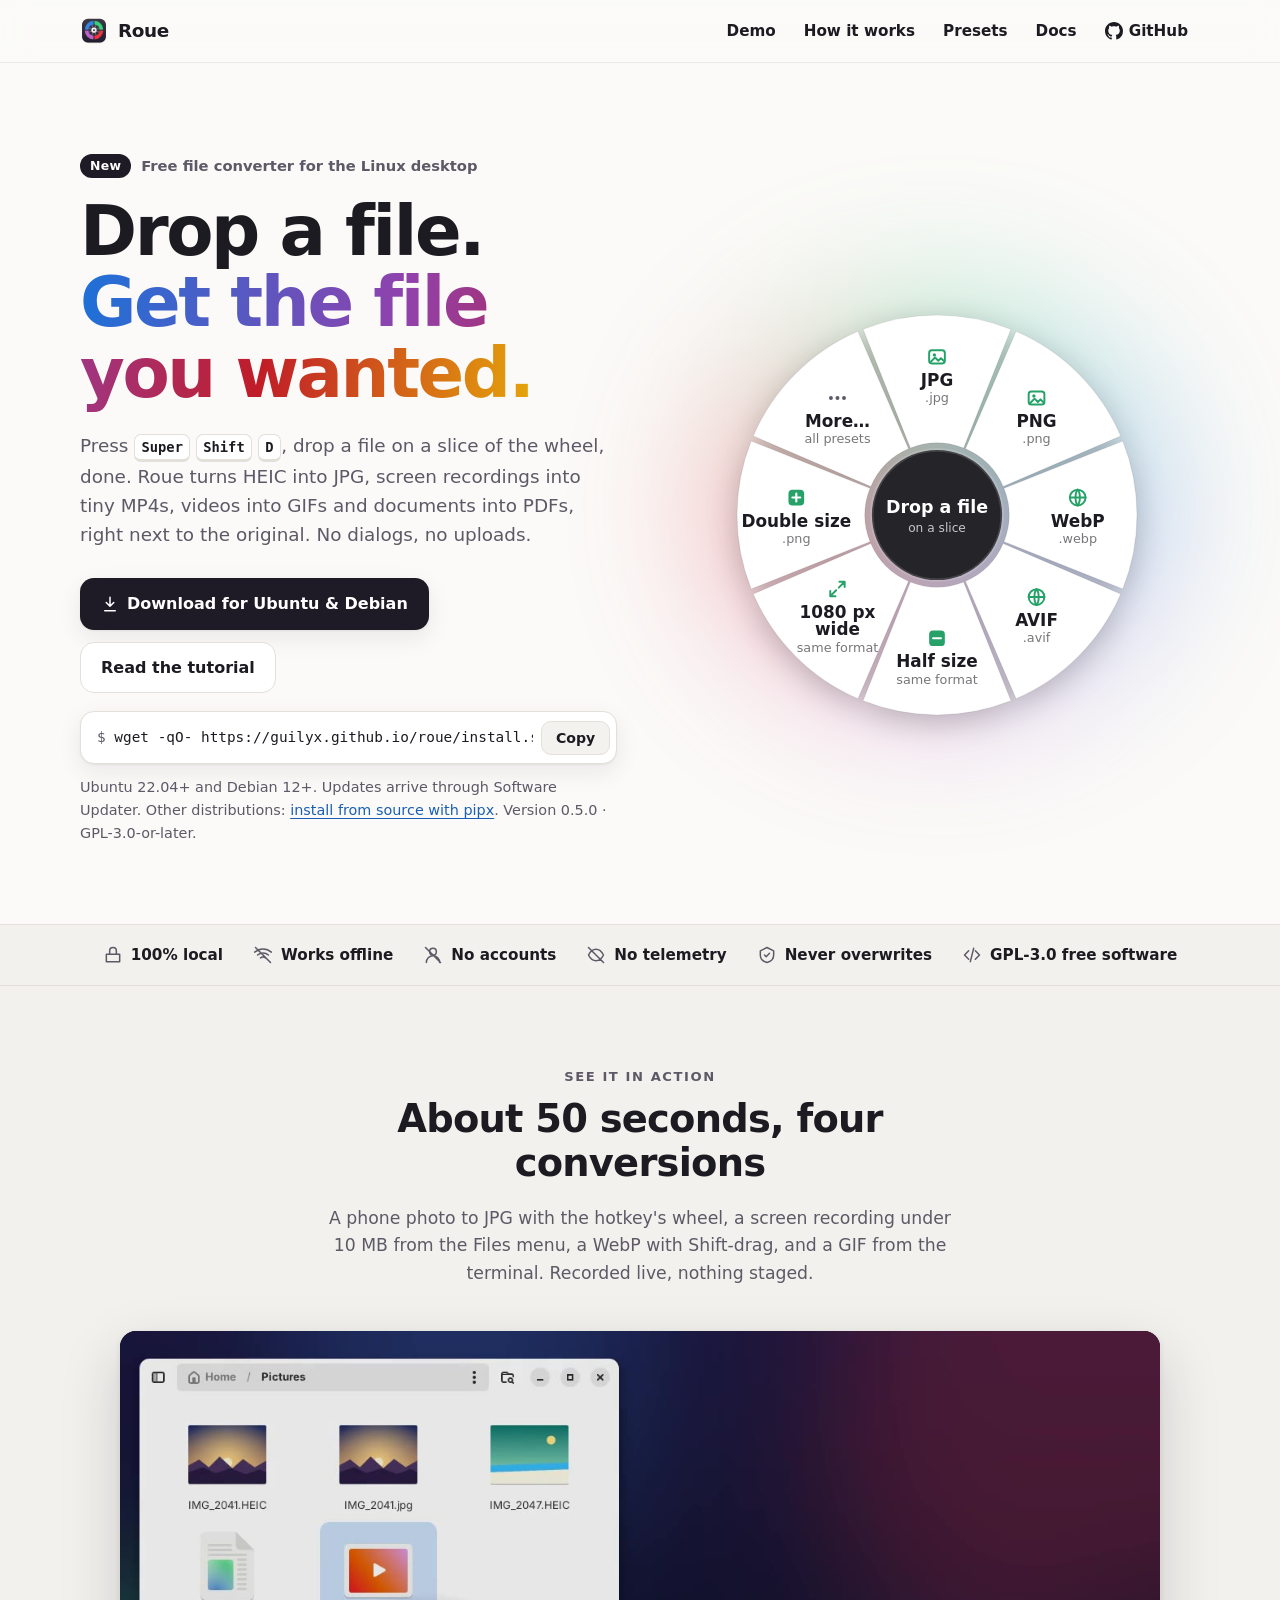
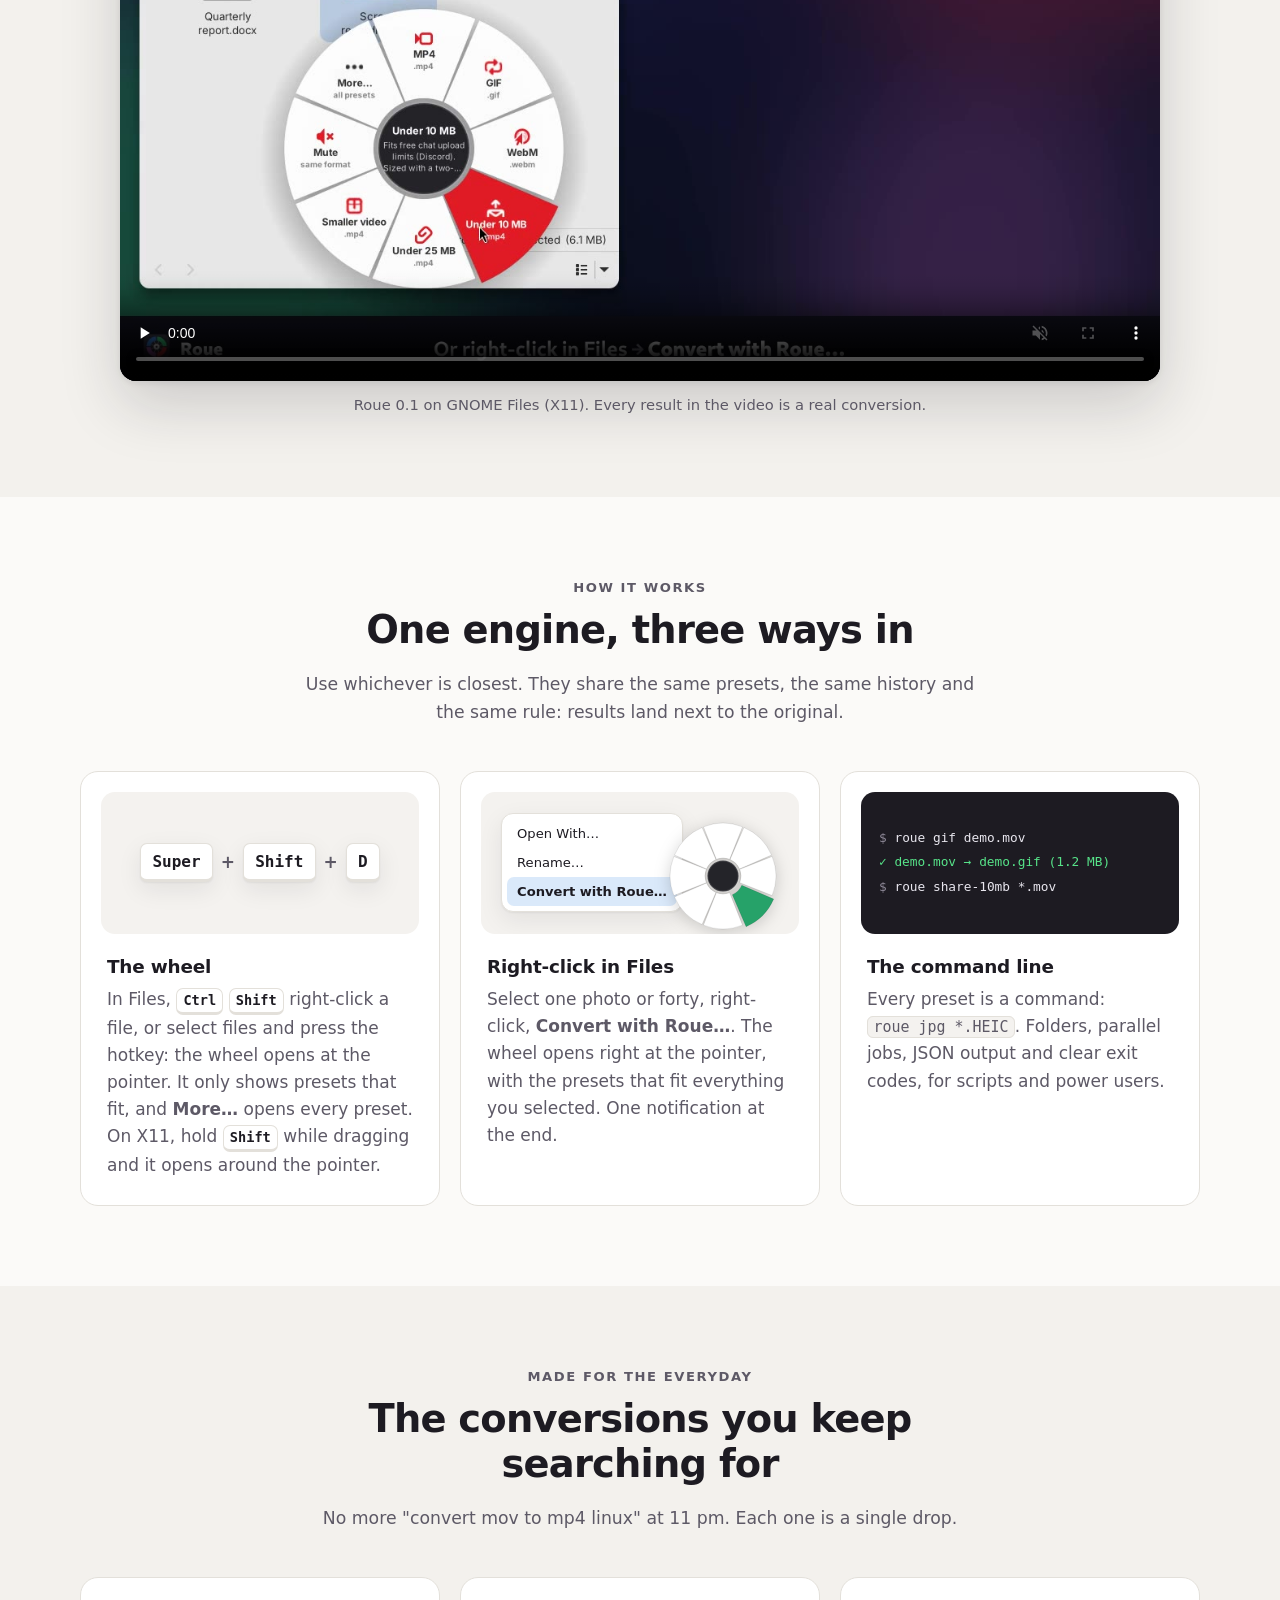
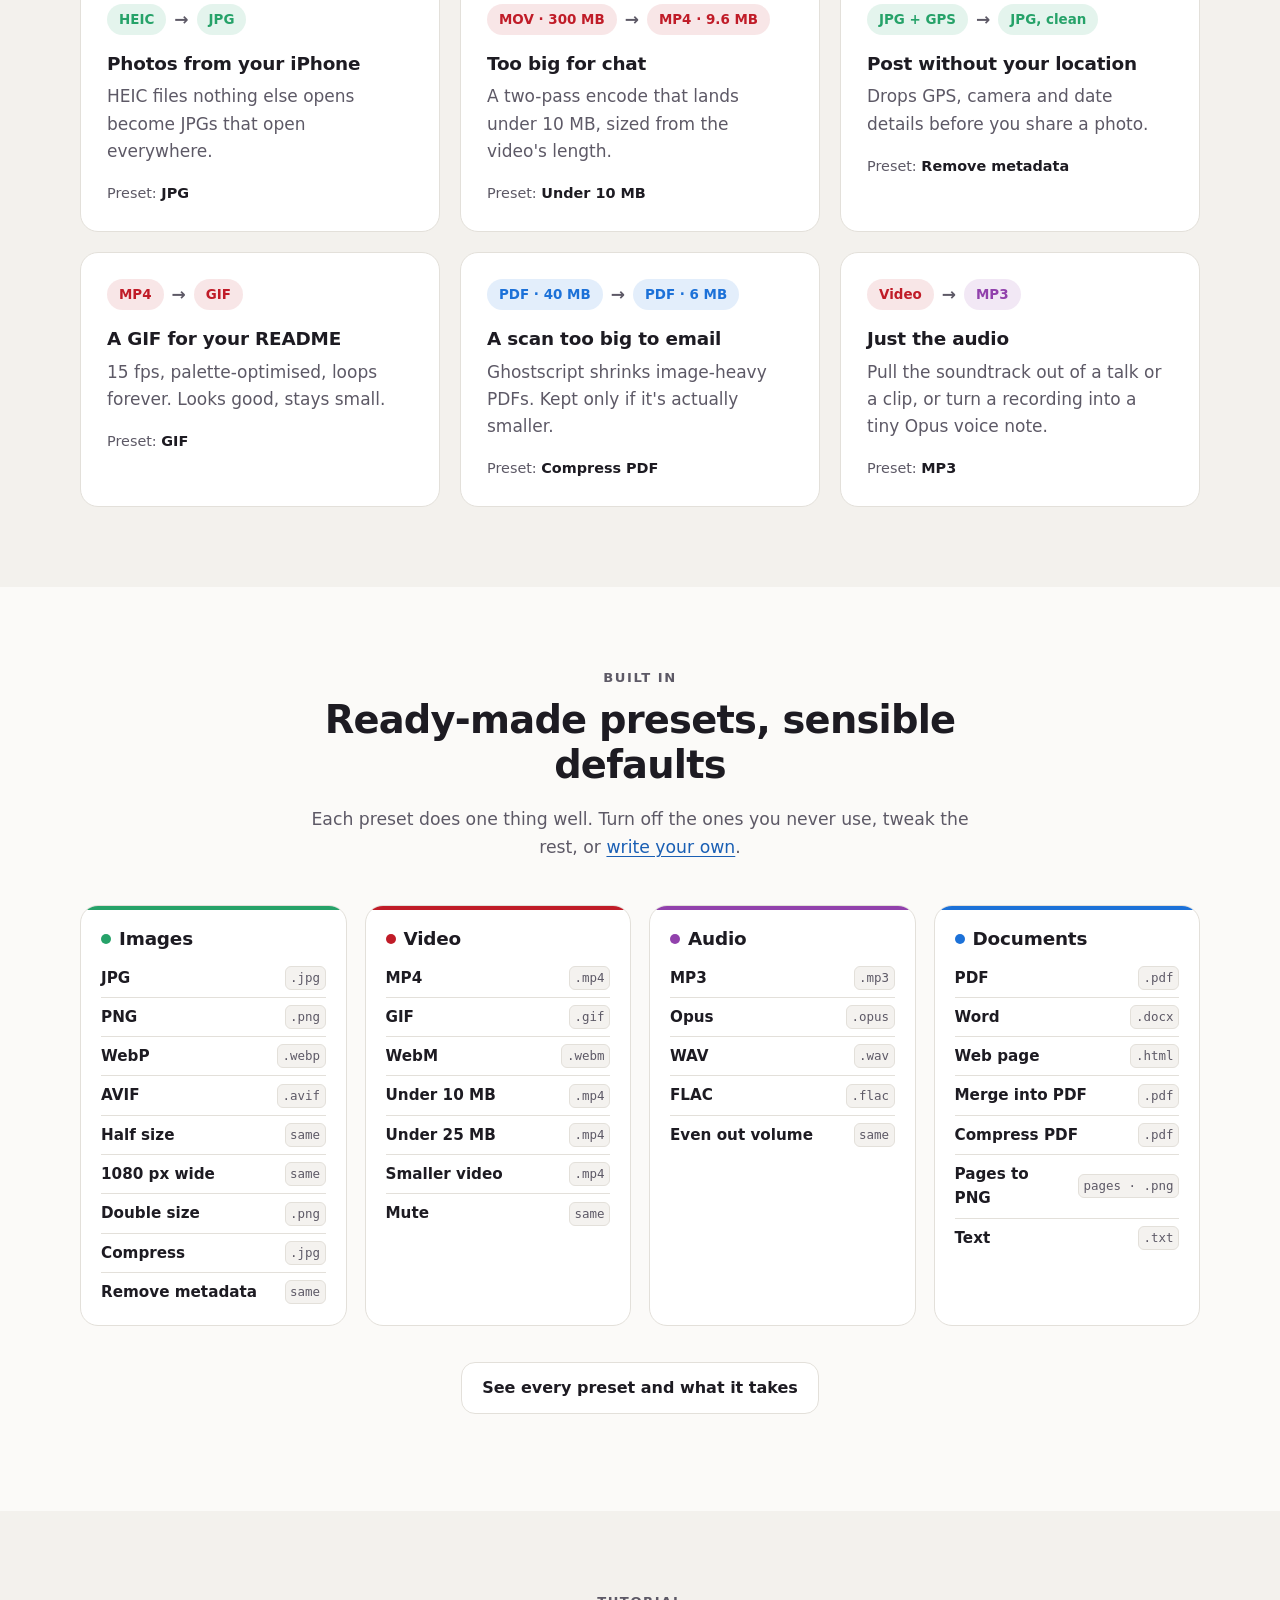
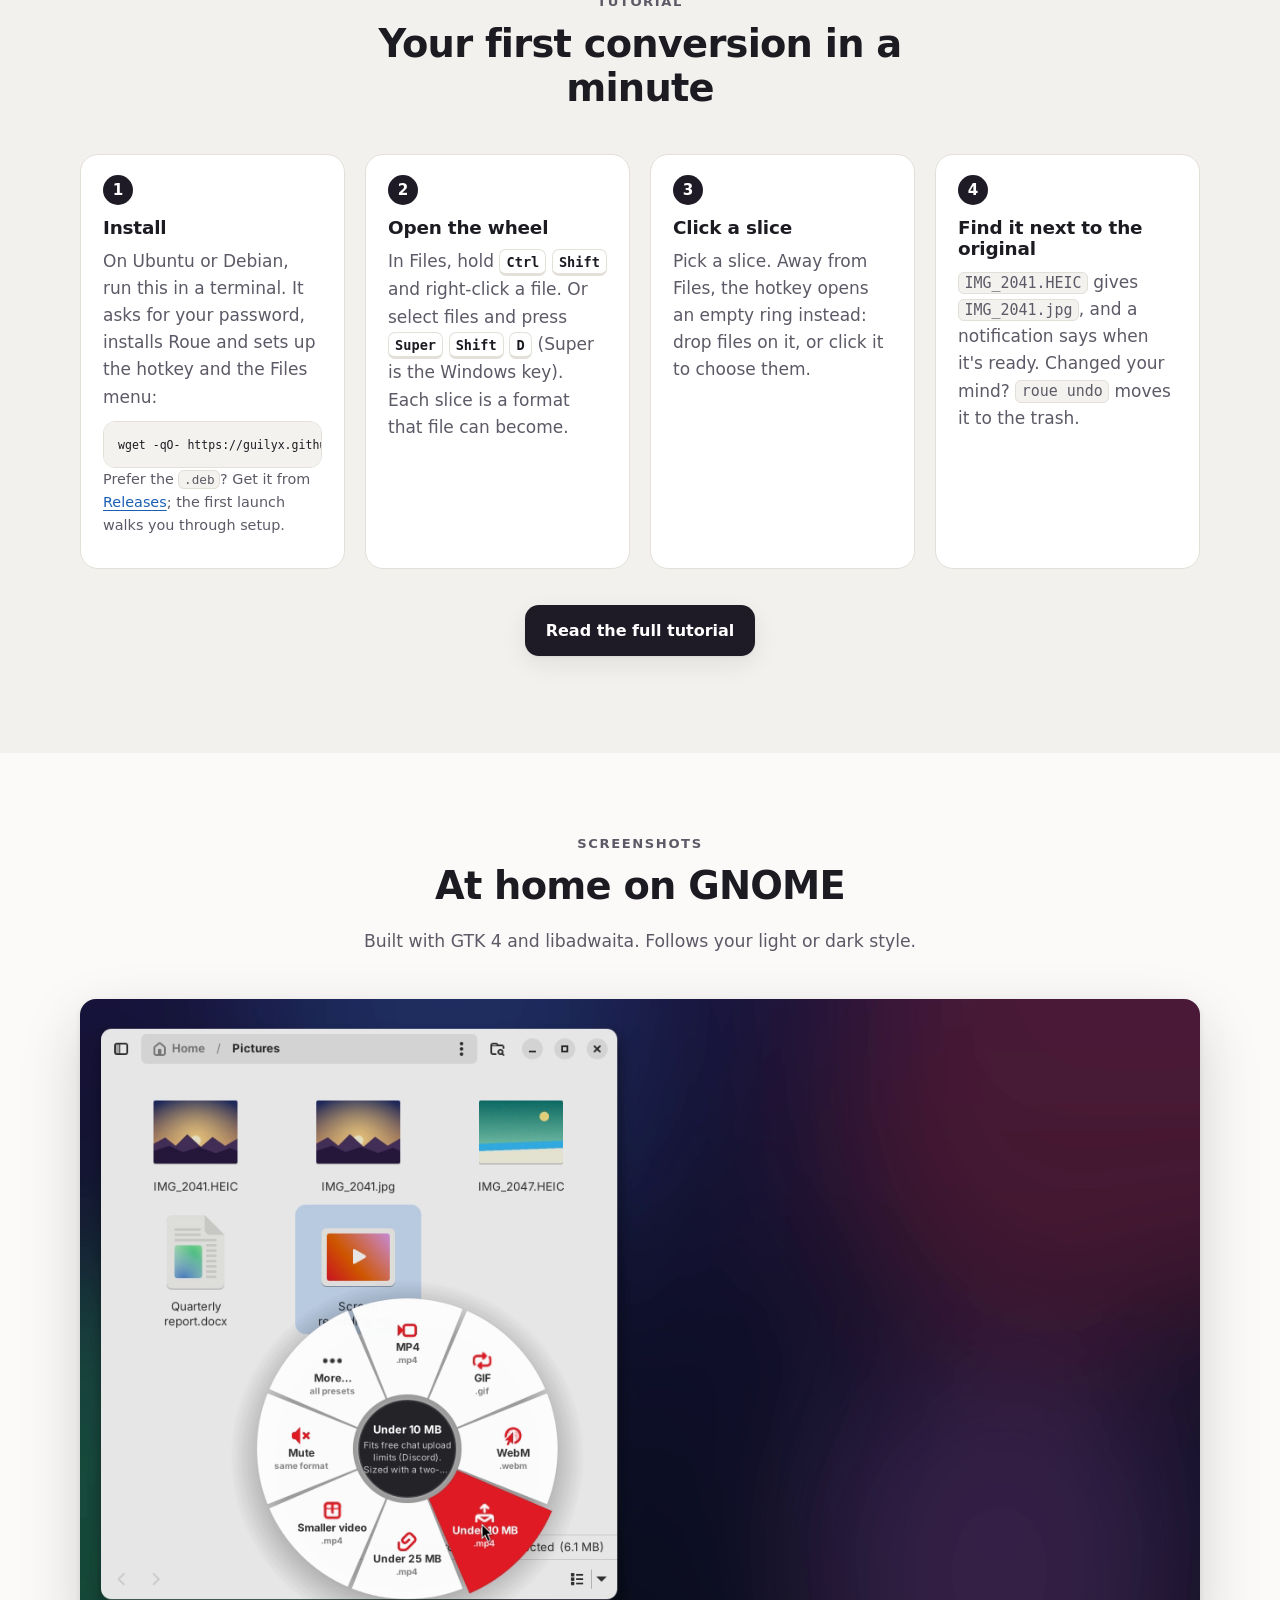
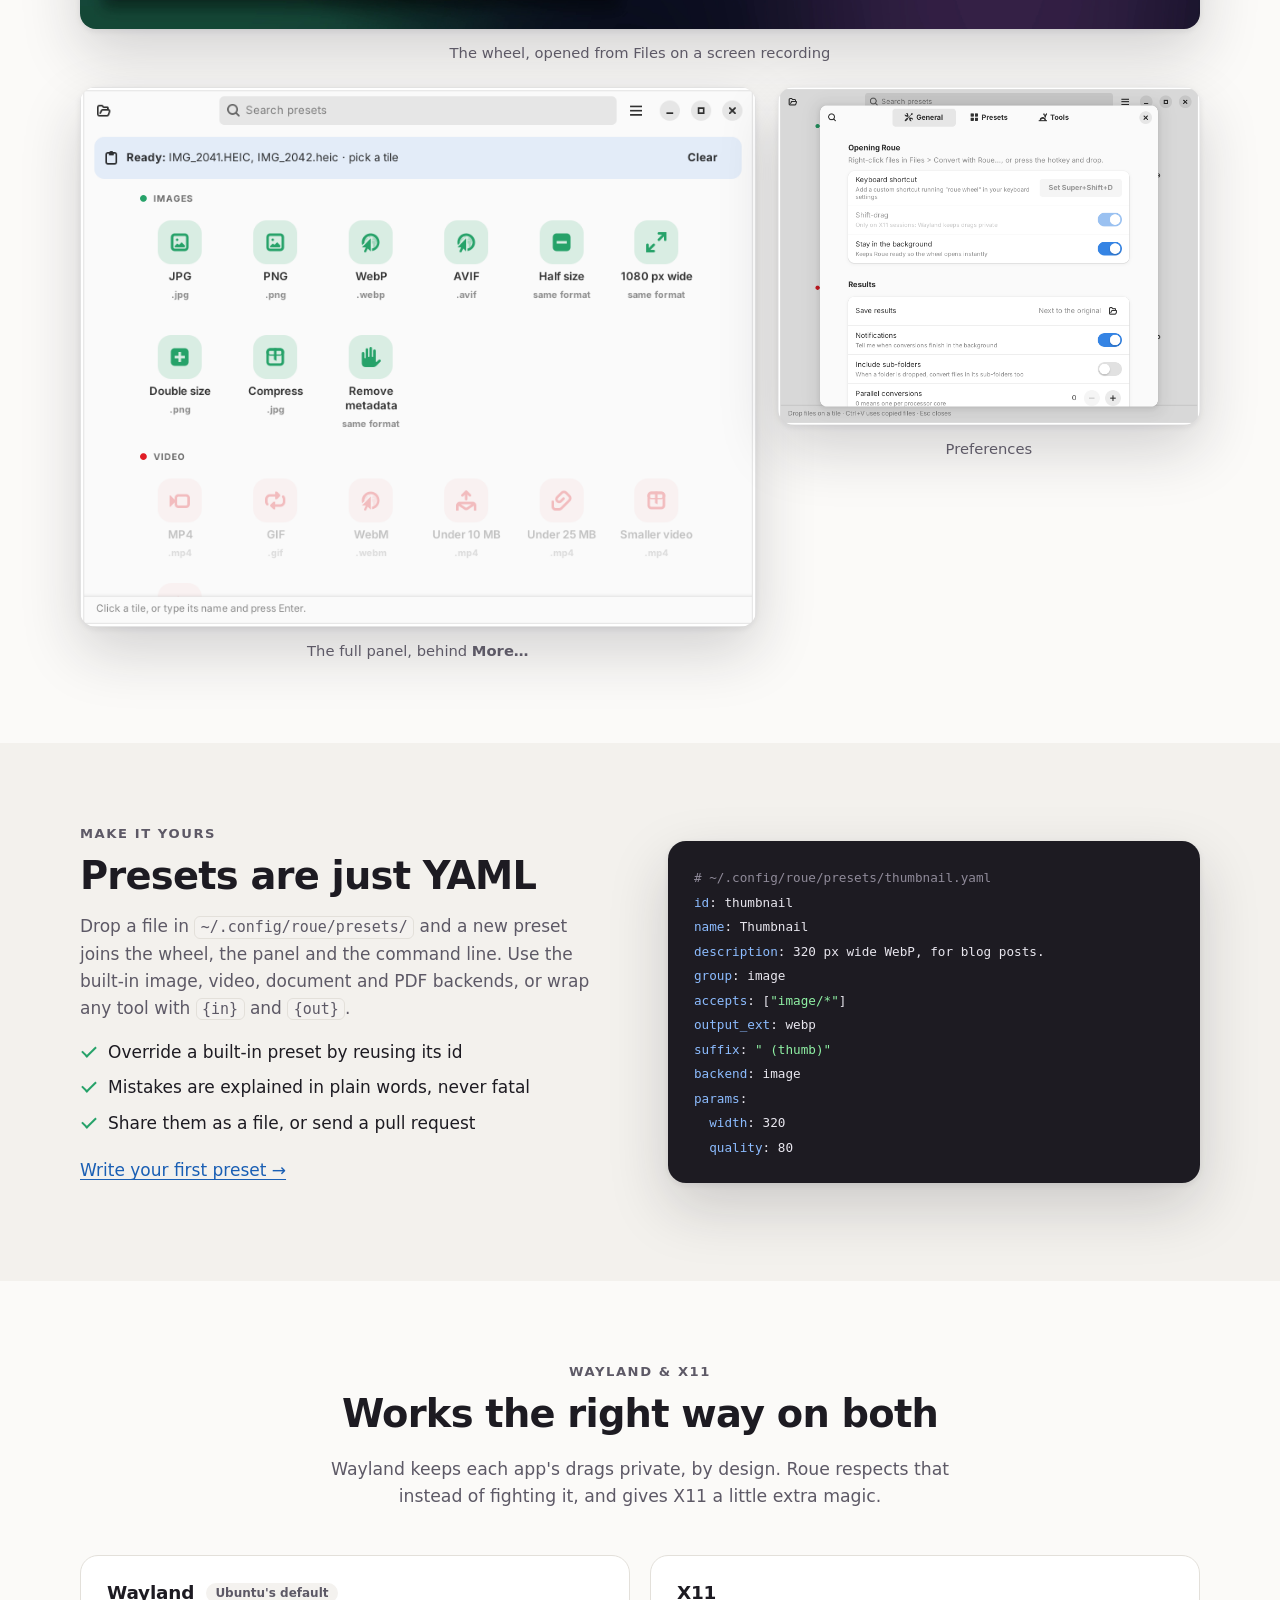
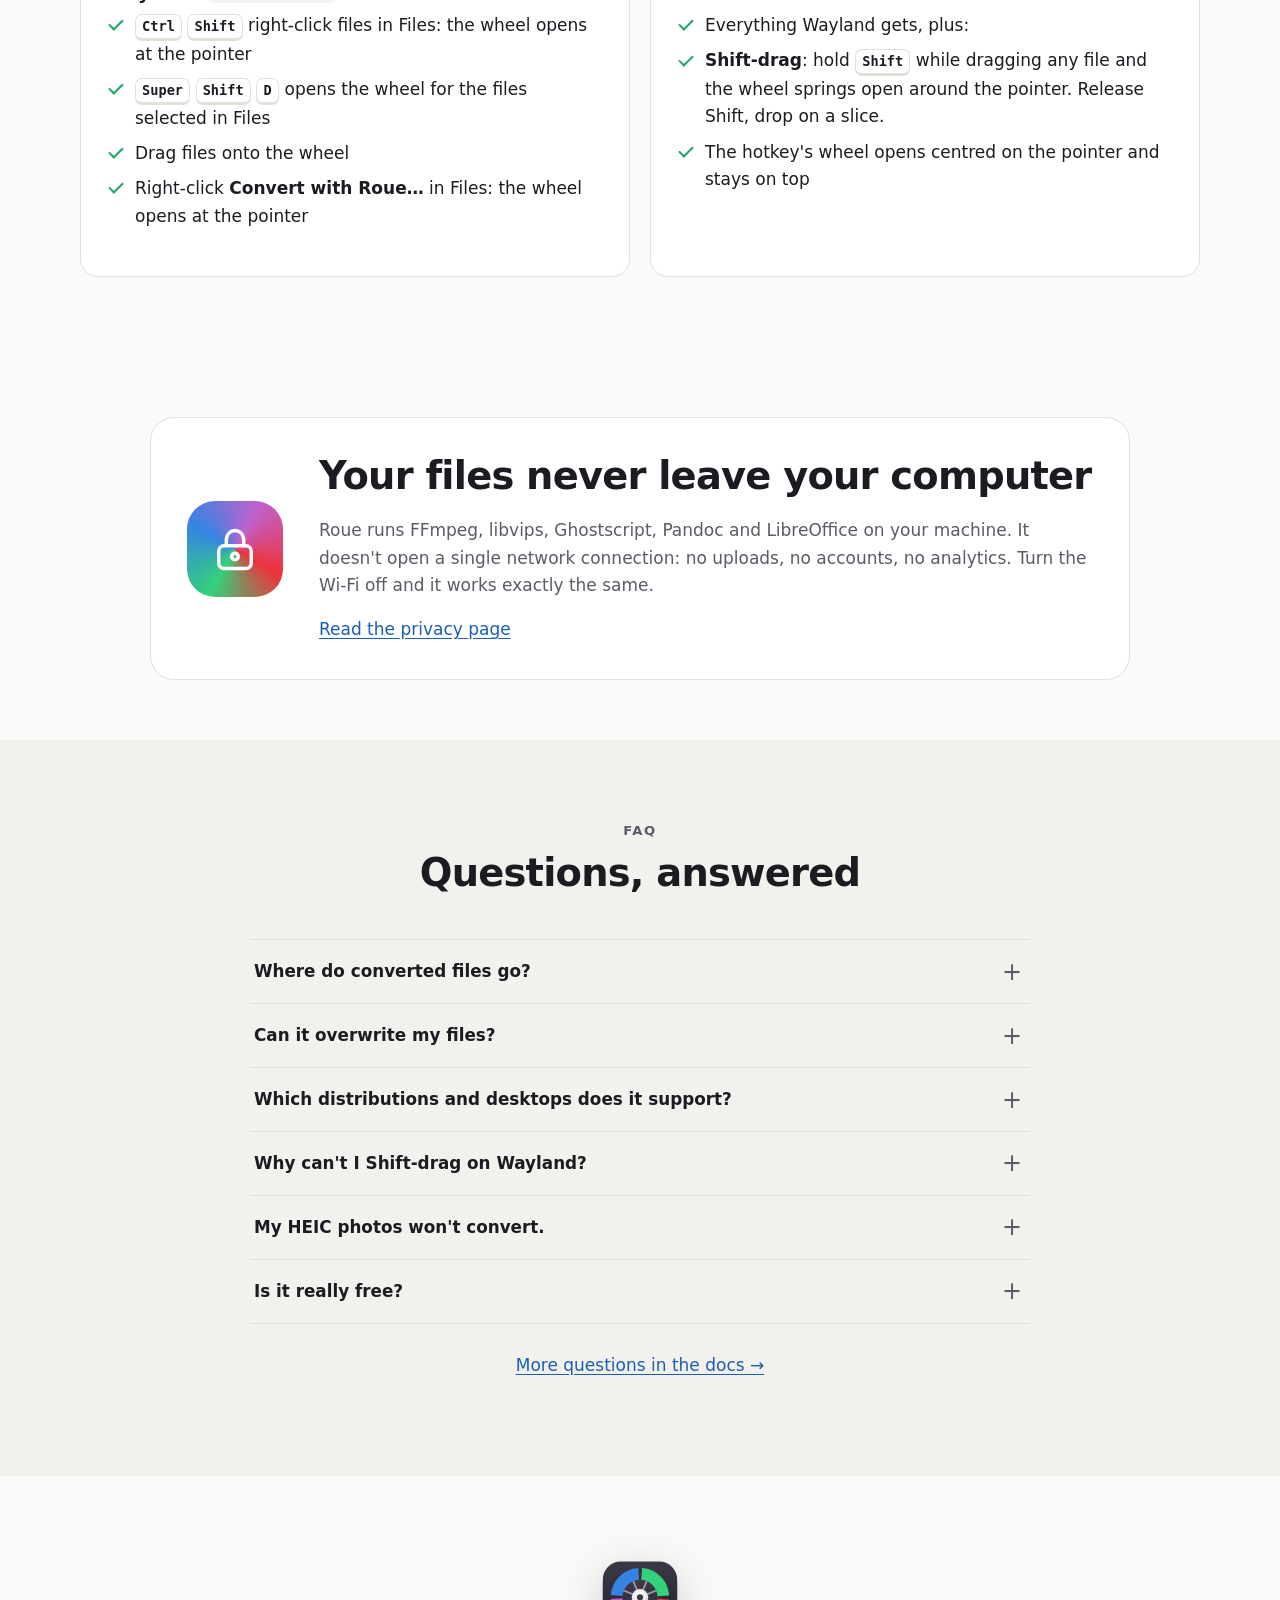
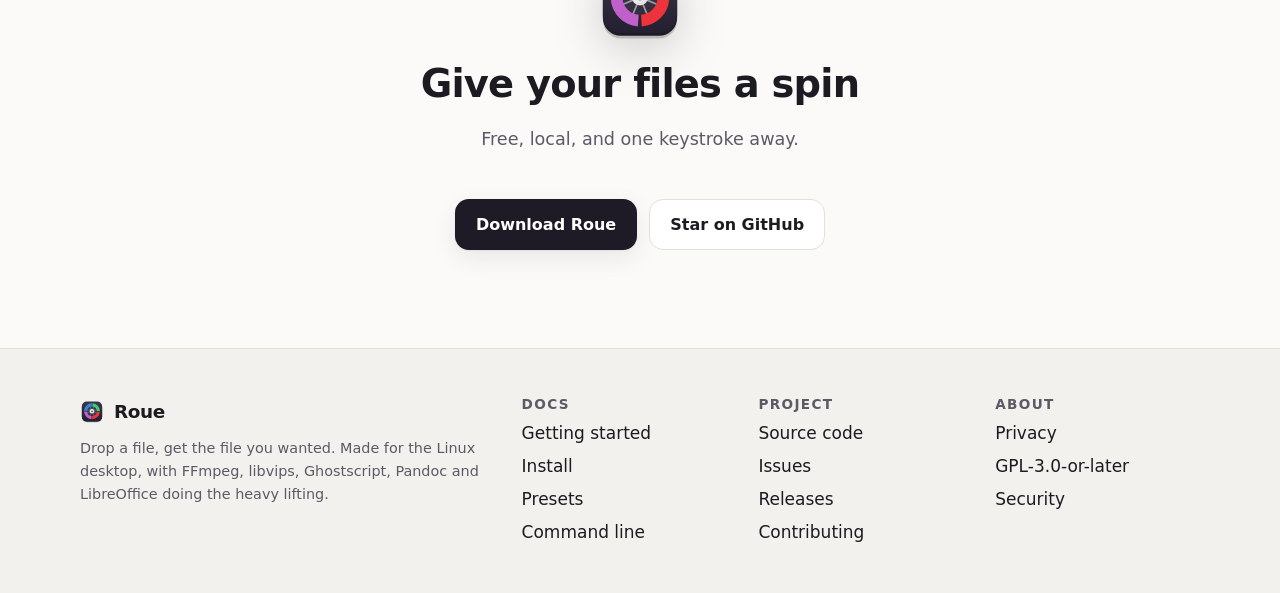
<file: website/index.html>
<!doctype html>
<html lang="en">
<head>
  <meta charset="utf-8">
  <meta name="viewport" content="width=device-width, initial-scale=1">
  <title>Roue · Drop a file, get the file you wanted</title>
  <meta name="description" content="Roue is a free drag-and-drop file converter for Linux. Press a key, drop a file on a slice of the wheel, get a JPG, MP4, GIF, MP3 or PDF next to the original. 100% local, no uploads.">
  <link rel="canonical" href="https://guilyx.github.io/roue/">
  <meta property="og:type" content="website">
  <meta property="og:site_name" content="Roue">
  <meta property="og:title" content="Roue · Drop a file, get the file you wanted">
  <meta property="og:description" content="A tiny drag-and-drop file converter for the Linux desktop. HEIC to JPG, video under 10 MB, GIFs, PDFs. Local only, no uploads, free software.">
  <meta property="og:url" content="https://guilyx.github.io/roue/">
  <meta property="og:image" content="https://guilyx.github.io/roue/assets/icon-512.png">
  <meta name="twitter:card" content="summary">
  <meta name="theme-color" content="#fbfaf8" media="(prefers-color-scheme: light)">
  <meta name="theme-color" content="#141218" media="(prefers-color-scheme: dark)">
  <link rel="icon" href="assets/icon.svg" type="image/svg+xml">
  <link rel="apple-touch-icon" href="assets/icon-512.png">
  <link rel="stylesheet" href="assets/style.css">
  <script src="assets/site.js" defer></script>
</head>
<body class="home">
  <a class="skip" href="#main">Skip to content</a>

  <header class="site-header">
    <div class="wrap header-row">
      <a class="brand" href="./"><img src="assets/icon.svg" alt="" width="28" height="28"><span>Roue</span></a>
      <nav class="top-nav" aria-label="Site">
        <a href="#demo" class="hide-sm">Demo</a>
        <a href="#ways" class="hide-sm">How it works</a>
        <a href="#presets" class="hide-sm">Presets</a>
        <a href="docs/index.html">Docs</a>
        <a href="https://github.com/guilyx/roue" class="gh">
          <svg viewBox="0 0 16 16" width="18" height="18" aria-hidden="true"><path fill="currentColor" d="M8 0C3.58 0 0 3.58 0 8c0 3.54 2.29 6.53 5.47 7.59.4.07.55-.17.55-.38 0-.19-.01-.82-.01-1.49-2.01.37-2.53-.49-2.69-.94-.09-.23-.48-.94-.82-1.13-.28-.15-.68-.52-.01-.53.63-.01 1.08.58 1.23.82.72 1.21 1.87.87 2.33.66.07-.52.28-.87.51-1.07-1.78-.2-3.64-.89-3.64-3.95 0-.87.31-1.59.82-2.15-.08-.2-.36-1.02.08-2.12 0 0 .67-.21 2.2.82.64-.18 1.32-.27 2-.27.68 0 1.36.09 2 .27 1.53-1.04 2.2-.82 2.2-.82.44 1.1.16 1.92.08 2.12.51.56.82 1.27.82 2.15 0 3.07-1.87 3.75-3.65 3.95.29.25.54.73.54 1.48 0 1.07-.01 1.93-.01 2.2 0 .21.15.46.55.38A8.013 8.013 0 0016 8c0-4.42-3.58-8-8-8z"/></svg>
          <span>GitHub</span>
        </a>
      </nav>
    </div>
  </header>

  <main id="main">
    <!-- Hero -->
    <section class="hero" aria-labelledby="hero-title">
      <div class="wrap hero-grid">
        <div class="hero-copy">
          <p class="eyebrow"><span class="pill">New</span> Free file converter for the Linux desktop</p>
          <h1 id="hero-title">Drop a file.<br><span class="wheel-text">Get the file you wanted.</span></h1>
          <p class="lede">Press <kbd>Super</kbd>&nbsp;<kbd>Shift</kbd>&nbsp;<kbd>D</kbd>, drop a file on a slice of the wheel, done. Roue turns HEIC into JPG, screen recordings into tiny MP4s, videos into GIFs and documents into PDFs, right next to the original. No dialogs, no uploads.</p>
          <div class="cta-row">
            <a class="btn btn-primary" href="https://github.com/guilyx/roue/releases/latest">
              <svg viewBox="0 0 24 24" width="18" height="18" aria-hidden="true"><path fill="none" stroke="currentColor" stroke-width="2" stroke-linecap="round" stroke-linejoin="round" d="M12 3v12m0 0-5-5m5 5 5-5M5 21h14"/></svg>
              Download for Ubuntu &amp; Debian
            </a>
            <a class="btn btn-ghost" href="docs/getting-started.html">Read the tutorial</a>
          </div>
          <div class="install" aria-label="Install command">
            <code id="install-cmd">wget -qO- https://guilyx.github.io/roue/install.sh | sh</code>
            <button class="copy" type="button" data-copy="#install-cmd" hidden>Copy</button>
          </div>
          <p class="small muted">Ubuntu 22.04+ and Debian 12+. Updates arrive through Software Updater. Other distributions: <a href="docs/install.html">install from source with pipx</a>. Version 0.5.0 · GPL-3.0-or-later.</p>
        </div>

        <div class="hero-visual">
          <div class="glow" aria-hidden="true"></div>
          <div class="wheel-demo" role="img" aria-label="Animation: a HEIC photo is dragged onto the JPG slice of the Roue wheel. The slice lights up, the wheel says Converting, then a notification says IMG_2041.jpg is ready.">
            <div class="wd-stage">
            <svg class="wd-wheel" viewBox="-215 -215 430 430" aria-hidden="true">
            <g class="wd-slice wd-target"><path d="M-22.9 -57.6L-63.6 -159.8A172 172 0 0 1 63.6 -159.8L22.9 -57.6A62 62 0 0 0 -22.9 -57.6Z"/><g transform="translate(0.0 -121.0)"><g class="wd-ico" transform="translate(-9 -24) scale(1.125)"><rect x="2" y="3" width="12" height="10" rx="2" class="o"/><circle cx="6" cy="6.5" r="1.3" class="f"/><path d="m3 12 3.5-3.5L9 11l2-2 2 2" class="o"/></g><text class="wd-t" y="10">JPG</text><text class="wd-s" y="24">.jpg</text></g></g>
            <g class="wd-slice"><path d="M24.5 -56.9L68.0 -158.0A172 172 0 0 1 158.0 -68.0L56.9 -24.5A62 62 0 0 0 24.5 -56.9Z"/><g transform="translate(85.6 -85.6)"><g class="wd-ico" transform="translate(-9 -24) scale(1.125)"><rect x="2" y="3" width="12" height="10" rx="2" class="o"/><circle cx="6" cy="6.5" r="1.3" class="f"/><path d="m3 12 3.5-3.5L9 11l2-2 2 2" class="o"/></g><text class="wd-t" y="10">PNG</text><text class="wd-s" y="24">.png</text></g></g>
            <g class="wd-slice"><path d="M57.6 -22.9L159.8 -63.6A172 172 0 0 1 159.8 63.6L57.6 22.9A62 62 0 0 0 57.6 -22.9Z"/><g transform="translate(121.0 0.0)"><g class="wd-ico" transform="translate(-9 -24) scale(1.125)"><circle cx="8" cy="8" r="6" class="o"/><path d="M2 8h12M8 2c-2.2 2.4-2.2 9.6 0 12M8 2c2.2 2.4 2.2 9.6 0 12" class="o"/></g><text class="wd-t" y="10">WebP</text><text class="wd-s" y="24">.webp</text></g></g>
            <g class="wd-slice"><path d="M56.9 24.5L158.0 68.0A172 172 0 0 1 68.0 158.0L24.5 56.9A62 62 0 0 0 56.9 24.5Z"/><g transform="translate(85.6 85.6)"><g class="wd-ico" transform="translate(-9 -24) scale(1.125)"><circle cx="8" cy="8" r="6" class="o"/><path d="M2 8h12M8 2c-2.2 2.4-2.2 9.6 0 12M8 2c2.2 2.4 2.2 9.6 0 12" class="o"/></g><text class="wd-t" y="10">AVIF</text><text class="wd-s" y="24">.avif</text></g></g>
            <g class="wd-slice"><path d="M22.9 57.6L63.6 159.8A172 172 0 0 1 -63.6 159.8L-22.9 57.6A62 62 0 0 0 22.9 57.6Z"/><g transform="translate(0.0 121.0)"><g class="wd-ico" transform="translate(-9 -24) scale(1.125)"><rect x="2" y="2" width="12" height="12" rx="3" class="f"/><path d="M5 8h6" class="k"/></g><text class="wd-t" y="10">Half size</text><text class="wd-s" y="24">same format</text></g></g>
            <g class="wd-slice"><path d="M-24.5 56.9L-68.0 158.0A172 172 0 0 1 -158.0 68.0L-56.9 24.5A62 62 0 0 0 -24.5 56.9Z"/><g transform="translate(-85.6 85.6)"><g class="wd-ico" transform="translate(-9 -31) scale(1.125)"><path d="M9.5 2.5H13.5V6.5M13.5 2.5 9 7M6.5 13.5H2.5V9.5M2.5 13.5 7 9" class="o"/></g><text class="wd-t" y="3">1080 px</text><text class="wd-t" y="18">wide</text><text class="wd-s" y="32">same format</text></g></g>
            <g class="wd-slice"><path d="M-57.6 22.9L-159.8 63.6A172 172 0 0 1 -159.8 -63.6L-57.6 -22.9A62 62 0 0 0 -57.6 22.9Z"/><g transform="translate(-121.0 0.0)"><g class="wd-ico" transform="translate(-9 -24) scale(1.125)"><rect x="2" y="2" width="12" height="12" rx="3" class="f"/><path d="M5 8h6M8 5v6" class="k"/></g><text class="wd-t" y="10">Double size</text><text class="wd-s" y="24">.png</text></g></g>
            <g class="wd-slice wd-more"><path d="M-56.9 -24.5L-158.0 -68.0A172 172 0 0 1 -68.0 -158.0L-24.5 -56.9A62 62 0 0 0 -56.9 -24.5Z"/><g transform="translate(-85.6 -85.6)"><g class="wd-ico" transform="translate(-9 -24) scale(1.125)"><circle cx="3" cy="8" r="1.5" class="f"/><circle cx="8" cy="8" r="1.5" class="f"/><circle cx="13" cy="8" r="1.5" class="f"/></g><text class="wd-t" y="10">More…</text><text class="wd-s" y="24">all presets</text></g></g>
            <circle class="wd-hub" r="56"/>
            <g class="wd-hub-text wd-idle"><text class="wd-ht" y="-2">Drop a file</text><text class="wd-hs" y="15">on a slice</text></g>
            <g class="wd-hub-text wd-hover"><text class="wd-ht" y="-8">JPG</text><text class="wd-hs" y="9">Photos that open</text><text class="wd-hs" y="22">everywhere</text></g>
            <g class="wd-hub-text wd-done"><circle cx="0" cy="-10" r="15" class="wd-ok"/><path d="m-7 -10 5 5 9-10" class="wd-tick"/><text class="wd-hs" y="21">Converting…</text></g>
            </svg>
            </div>
            <div class="wd-file">
              <span class="fic heic">HEIC</span><span class="fname">IMG_2041.HEIC</span>
              <svg class="cursor" viewBox="0 0 16 20" aria-hidden="true"><path d="M1 1v15l4-3.5 2.7 6 2.3-1-2.6-5.8H13z" fill="#fff" stroke="#1d1b22" stroke-width="1.3" stroke-linejoin="round"/></svg>
            </div>
            <div class="wd-note">
              <img src="assets/icon.svg" alt="" width="40" height="40">
              <span class="wd-note-text"><b>IMG_2041.jpg is ready</b><span class="wd-note-buttons"><span>Open</span><span>Show in Folder</span></span></span>
            </div>
          </div>
        </div>
      </div>
    </section>

    <!-- Trust strip -->
    <section class="strip" aria-label="Promises">
      <ul class="wrap strip-list" role="list">
        <li><svg viewBox="0 0 24 24" aria-hidden="true"><path d="M4 11h16v9H4zM8 11V7a4 4 0 0 1 8 0v4"/></svg>100% local</li>
        <li><svg viewBox="0 0 24 24" aria-hidden="true"><path d="M2 8.5a15 15 0 0 1 20 0M5.5 12a10 10 0 0 1 13 0M9 15.5a5 5 0 0 1 6 0M3 3l18 18"/></svg>Works offline</li>
        <li><svg viewBox="0 0 24 24" aria-hidden="true"><circle cx="12" cy="8" r="4"/><path d="M4 21a8 8 0 0 1 16 0M3 3l18 18"/></svg>No accounts</li>
        <li><svg viewBox="0 0 24 24" aria-hidden="true"><path d="M3 12s3.5-7 9-7 9 7 9 7-3.5 7-9 7-9-7-9-7zM3 3l18 18"/></svg>No telemetry</li>
        <li><svg viewBox="0 0 24 24" aria-hidden="true"><path d="M12 3 4 7v5c0 5 3.5 8 8 9 4.5-1 8-4 8-9V7z"/><path d="m9 12 2 2 4-4"/></svg>Never overwrites</li>
        <li><svg viewBox="0 0 24 24" aria-hidden="true"><path d="m8 7-5 5 5 5M16 7l5 5-5 5M14 4l-4 16"/></svg>GPL-3.0 free software</li>
      </ul>
    </section>

    <!-- Demo video -->
    <section id="demo" class="section alt" aria-labelledby="demo-title">
      <div class="wrap">
        <header class="section-head">
          <p class="kicker">See it in action</p>
          <h2 id="demo-title">About 50 seconds, four conversions</h2>
          <p>A phone photo to JPG with the hotkey's wheel, a screen recording under 10&nbsp;MB from the Files menu, a WebP with Shift-drag, and a GIF from the terminal. Recorded live, nothing staged.</p>
        </header>
        <figure class="demo-video">
          <video controls muted playsinline preload="none" width="1280" height="800"
                 poster="assets/demo-poster.jpg"
                 aria-describedby="demo-caption">
            <source src="assets/demo.webm" type="video/webm">
            <source src="assets/demo.mp4" type="video/mp4">
            <a href="assets/demo.mp4">Download the demo video (MP4)</a>
          </video>
          <figcaption id="demo-caption">Roue 0.1 on GNOME Files (X11). Every result in the video is a real conversion.</figcaption>
        </figure>
      </div>
    </section>

    <!-- Three ways in -->
    <section id="ways" class="section" aria-labelledby="ways-title">
      <div class="wrap">
        <header class="section-head">
          <p class="kicker">How it works</p>
          <h2 id="ways-title">One engine, three ways in</h2>
          <p>Use whichever is closest. They share the same presets, the same history and the same rule: results land next to the original.</p>
        </header>
        <div class="cards three">
          <article class="card way">
            <div class="way-art keys" aria-hidden="true"><kbd>Super</kbd><span>+</span><kbd>Shift</kbd><span>+</span><kbd>D</kbd></div>
            <h3>The wheel</h3>
            <p>In Files, <kbd>Ctrl</kbd>&nbsp;<kbd>Shift</kbd>&nbsp;right-click a file, or select files and press the hotkey: the wheel opens at the pointer. It only shows presets that fit, and <strong>More…</strong> opens every preset. On X11, hold <kbd>Shift</kbd> while dragging and it opens around the pointer.</p>
          </article>
          <article class="card way">
            <div class="way-art menu" aria-hidden="true">
              <div class="ctx">
                <span>Open With…</span>
                <span>Rename…</span>
                <span class="hl">Convert with Roue…</span>
              </div>
              <svg class="mini-wheel" viewBox="-180 -180 360 360" aria-hidden="true"><path class="mw-slice" d="M-21.4 -53.9L-62.9 -158.0A170 170 0 0 1 62.9 -158.0L21.4 -53.9A58 58 0 0 0 -21.4 -53.9Z"/><path class="mw-slice" d="M22.9 -53.3L67.2 -156.1A170 170 0 0 1 156.1 -67.2L53.3 -22.9A58 58 0 0 0 22.9 -53.3Z"/><path class="mw-slice" d="M53.9 -21.4L158.0 -62.9A170 170 0 0 1 158.0 62.9L53.9 21.4A58 58 0 0 0 53.9 -21.4Z"/><path class="mw-slice mw-lit" d="M53.3 22.9L156.1 67.2A170 170 0 0 1 67.2 156.1L22.9 53.3A58 58 0 0 0 53.3 22.9Z"/><path class="mw-slice" d="M21.4 53.9L62.9 158.0A170 170 0 0 1 -62.9 158.0L-21.4 53.9A58 58 0 0 0 21.4 53.9Z"/><path class="mw-slice" d="M-22.9 53.3L-67.2 156.1A170 170 0 0 1 -156.1 67.2L-53.3 22.9A58 58 0 0 0 -22.9 53.3Z"/><path class="mw-slice" d="M-53.9 21.4L-158.0 62.9A170 170 0 0 1 -158.0 -62.9L-53.9 -21.4A58 58 0 0 0 -53.9 21.4Z"/><path class="mw-slice" d="M-53.3 -22.9L-156.1 -67.2A170 170 0 0 1 -67.2 -156.1L-22.9 -53.3A58 58 0 0 0 -53.3 -22.9Z"/><circle class="mw-hub" r="50"/></svg>
            </div>
            <h3>Right-click in Files</h3>
            <p>Select one photo or forty, right-click, <strong>Convert with Roue…</strong>. The wheel opens right at the pointer, with the presets that fit everything you selected. One notification at the end.</p>
          </article>
          <article class="card way">
            <div class="way-art term" aria-hidden="true">
              <span><b>$</b> roue gif demo.mov</span>
              <span class="ok">✓ demo.mov → demo.gif (1.2 MB)</span>
              <span><b>$</b> roue share-10mb *.mov</span>
            </div>
            <h3>The command line</h3>
            <p>Every preset is a command: <code>roue jpg *.HEIC</code>. Folders, parallel jobs, JSON output and clear exit codes, for scripts and power users.</p>
          </article>
        </div>
      </div>
    </section>

    <!-- Use cases -->
    <section class="section alt" aria-labelledby="uses-title">
      <div class="wrap">
        <header class="section-head">
          <p class="kicker">Made for the everyday</p>
          <h2 id="uses-title">The conversions you keep searching for</h2>
          <p>No more "convert mov to mp4 linux" at 11 pm. Each one is a single drop.</p>
        </header>
        <div class="cards uses">
          <article class="card use">
            <div class="flow"><span class="chip image">HEIC</span><span class="arrow" aria-hidden="true">→</span><span class="chip image">JPG</span></div>
            <h3>Photos from your iPhone</h3>
            <p>HEIC files nothing else opens become JPGs that open everywhere.</p>
            <p class="tile-ref">Preset: <b>JPG</b></p>
          </article>
          <article class="card use">
            <div class="flow"><span class="chip video">MOV · 300 MB</span><span class="arrow" aria-hidden="true">→</span><span class="chip video">MP4 · 9.6 MB</span></div>
            <h3>Too big for chat</h3>
            <p>A two-pass encode that lands under 10 MB, sized from the video's length.</p>
            <p class="tile-ref">Preset: <b>Under 10 MB</b></p>
          </article>
          <article class="card use">
            <div class="flow"><span class="chip image">JPG + GPS</span><span class="arrow" aria-hidden="true">→</span><span class="chip image">JPG, clean</span></div>
            <h3>Post without your location</h3>
            <p>Drops GPS, camera and date details before you share a photo.</p>
            <p class="tile-ref">Preset: <b>Remove metadata</b></p>
          </article>
          <article class="card use">
            <div class="flow"><span class="chip video">MP4</span><span class="arrow" aria-hidden="true">→</span><span class="chip video">GIF</span></div>
            <h3>A GIF for your README</h3>
            <p>15 fps, palette-optimised, loops forever. Looks good, stays small.</p>
            <p class="tile-ref">Preset: <b>GIF</b></p>
          </article>
          <article class="card use">
            <div class="flow"><span class="chip document">PDF · 40 MB</span><span class="arrow" aria-hidden="true">→</span><span class="chip document">PDF · 6 MB</span></div>
            <h3>A scan too big to email</h3>
            <p>Ghostscript shrinks image-heavy PDFs. Kept only if it's actually smaller.</p>
            <p class="tile-ref">Preset: <b>Compress PDF</b></p>
          </article>
          <article class="card use">
            <div class="flow"><span class="chip video">Video</span><span class="arrow" aria-hidden="true">→</span><span class="chip audio">MP3</span></div>
            <h3>Just the audio</h3>
            <p>Pull the soundtrack out of a talk or a clip, or turn a recording into a tiny Opus voice note.</p>
            <p class="tile-ref">Preset: <b>MP3</b></p>
          </article>
        </div>
      </div>
    </section>

    <!-- Presets -->
    <section id="presets" class="section" aria-labelledby="presets-title">
      <div class="wrap">
        <header class="section-head">
          <p class="kicker">Built in</p>
          <h2 id="presets-title">Ready-made presets, sensible defaults</h2>
          <p>Each preset does one thing well. Turn off the ones you never use, tweak the rest, or <a href="docs/custom-presets.html">write your own</a>.</p>
        </header>
        <div class="kinds">
<!-- presets:start -->
        <article class="kind kind-image">
          <h3><span class="dot" aria-hidden="true"></span>Images</h3>
          <ul role="list">
            <li title="Photos that open everywhere. Transparent areas become white."><span class="pname">JPG</span><code class="pext">.jpg</code></li>
            <li title="Lossless, keeps transparency. Good for screenshots and graphics."><span class="pname">PNG</span><code class="pext">.png</code></li>
            <li title="Small files for the web, with transparency."><span class="pname">WebP</span><code class="pext">.webp</code></li>
            <li title="Next-generation format, the smallest files at the same quality."><span class="pname">AVIF</span><code class="pext">.avif</code></li>
            <li title="Scale the image down to 50%."><span class="pname">Half size</span><code class="pext">same</code></li>
            <li title="Shrink wide images to 1080 pixels across. Smaller images are left as is."><span class="pname">1080 px wide</span><code class="pext">same</code></li>
            <li title="Scale up to 200%. Vector images are re-rendered sharp."><span class="pname">Double size</span><code class="pext">.png</code></li>
            <li title="Smaller JPG at quality 75. Kept only if it&#x27;s actually smaller."><span class="pname">Compress</span><code class="pext">.jpg</code></li>
            <li title="Drop location, camera and date details before sharing."><span class="pname">Remove metadata</span><code class="pext">same</code></li>
          </ul>
        </article>
        <article class="kind kind-video">
          <h3><span class="dot" aria-hidden="true"></span>Video</h3>
          <ul role="list">
            <li title="H.264 + AAC, plays on every phone, browser and chat app."><span class="pname">MP4</span><code class="pext">.mp4</code></li>
            <li title="Looping GIF at 15 fps, up to 720 px wide. Great for READMEs."><span class="pname">GIF</span><code class="pext">.gif</code></li>
            <li title="VP9 + Opus, open formats for the web."><span class="pname">WebM</span><code class="pext">.webm</code></li>
            <li title="Fits free chat upload limits (Discord). Sized with a two-pass encode."><span class="pname">Under 10 MB</span><code class="pext">.mp4</code></li>
            <li title="Fits most email attachment limits."><span class="pname">Under 25 MB</span><code class="pext">.mp4</code></li>
            <li title="720p H.264 at a lower bitrate. Kept only if it&#x27;s actually smaller."><span class="pname">Smaller video</span><code class="pext">.mp4</code></li>
            <li title="Remove the sound. The picture is copied untouched, so it&#x27;s instant."><span class="pname">Mute</span><code class="pext">same</code></li>
          </ul>
        </article>
        <article class="kind kind-audio">
          <h3><span class="dot" aria-hidden="true"></span>Audio</h3>
          <ul role="list">
            <li title="Plays anywhere. Also pulls the soundtrack out of a video."><span class="pname">MP3</span><code class="pext">.mp3</code></li>
            <li title="Tiny files that keep voices clear. Ideal for voice notes and podcasts."><span class="pname">Opus</span><code class="pext">.opus</code></li>
            <li title="Uncompressed audio for editors and samplers."><span class="pname">WAV</span><code class="pext">.wav</code></li>
            <li title="Lossless and smaller than WAV."><span class="pname">FLAC</span><code class="pext">.flac</code></li>
            <li title="Normalise loudness (EBU R128) so quiet and loud recordings match."><span class="pname">Even out volume</span><code class="pext">same</code></li>
          </ul>
        </article>
        <article class="kind kind-document">
          <h3><span class="dot" aria-hidden="true"></span>Documents</h3>
          <ul role="list">
            <li title="Word, Excel, PowerPoint, LibreOffice and Markdown files to PDF."><span class="pname">PDF</span><code class="pext">.pdf</code></li>
            <li title="Markdown, OpenDocument and RTF to .docx."><span class="pname">Word</span><code class="pext">.docx</code></li>
            <li title="Markdown to a single self-contained HTML file."><span class="pname">Web page</span><code class="pext">.html</code></li>
            <li title="Put PDFs, images and documents together in one PDF."><span class="pname">Merge into PDF</span><code class="pext">.pdf</code></li>
            <li title="Shrink scans and image-heavy PDFs for email. Kept only if smaller."><span class="pname">Compress PDF</span><code class="pext">.pdf</code></li>
            <li title="One PNG image per page, in a new folder."><span class="pname">Pages to PNG</span><code class="pext">pages · .png</code></li>
            <li title="Pull the text out of a PDF (no OCR yet)."><span class="pname">Text</span><code class="pext">.txt</code></li>
          </ul>
        </article>
<!-- presets:end -->
        </div>
        <p class="center"><a class="btn btn-ghost" href="docs/presets.html">See every preset and what it takes</a></p>
      </div>
    </section>

    <!-- Tutorial -->
    <section id="tutorial" class="section alt" aria-labelledby="tutorial-title">
      <div class="wrap">
        <header class="section-head">
          <p class="kicker">Tutorial</p>
          <h2 id="tutorial-title">Your first conversion in a minute</h2>
        </header>
        <ol class="steps" role="list">
          <li>
            <h3>Install</h3>
            <p>On Ubuntu or Debian, run this in a terminal. It asks for your password, installs Roue and sets up the hotkey and the Files menu:</p>
            <pre><code>wget -qO- https://guilyx.github.io/roue/install.sh | sh</code></pre>
            <p class="small muted">Prefer the <code>.deb</code>? Get it from <a href="https://github.com/guilyx/roue/releases/latest">Releases</a>; the first launch walks you through setup.</p>
          </li>
          <li>
            <h3>Open the wheel</h3>
            <p>In Files, hold <kbd>Ctrl</kbd>&nbsp;<kbd>Shift</kbd> and right-click a file. Or select files and press <kbd>Super</kbd>&nbsp;<kbd>Shift</kbd>&nbsp;<kbd>D</kbd> (Super is the Windows key). Each slice is a format that file can become.</p>
          </li>
          <li>
            <h3>Click a slice</h3>
            <p>Pick a slice. Away from Files, the hotkey opens an empty ring instead: drop files on it, or click it to choose them.</p>
          </li>
          <li>
            <h3>Find it next to the original</h3>
            <p><code>IMG_2041.HEIC</code> gives <code>IMG_2041.jpg</code>, and a notification says when it's ready. Changed your mind? <code>roue undo</code> moves it to the trash.</p>
          </li>
        </ol>
        <p class="center"><a class="btn btn-primary" href="docs/getting-started.html">Read the full tutorial</a></p>
      </div>
    </section>

    <!-- Screenshots -->
    <section class="section" aria-labelledby="shots-title">
      <div class="wrap">
        <header class="section-head">
          <p class="kicker">Screenshots</p>
          <h2 id="shots-title">At home on GNOME</h2>
          <p>Built with GTK&nbsp;4 and libadwaita. Follows your light or dark style.</p>
        </header>
        <div class="shots">
          <figure class="shot wide">
            <img src="assets/screenshots/wheel.png" width="1280" height="720" loading="lazy" alt="The Roue wheel open over GNOME Files after right-clicking a screen recording: slices for MP4, GIF, WebM, Under 10 MB, Under 25 MB, Smaller video, Mute and More…. The pointer is on Under 10 MB, which turns red while the centre explains what it does.">
            <figcaption>The wheel, opened from Files on a screen recording</figcaption>
          </figure>
          <figure class="shot main">
            <picture>
              <source srcset="assets/screenshots/panel-dark.png" media="(prefers-color-scheme: dark)">
              <img src="assets/screenshots/panel-light.png" width="800" height="640" loading="lazy" alt="The Roue full panel: a search box, then tiles grouped into Images, Video, Audio and Documents, each with a coloured icon, a name and the output format.">
            </picture>
            <figcaption>The full panel, behind <strong>More…</strong></figcaption>
          </figure>
          <figure class="shot">
            <picture>
              <source srcset="assets/screenshots/preferences-dark.png" media="(prefers-color-scheme: dark)">
              <img src="assets/screenshots/preferences.png" width="800" height="640" loading="lazy" alt="Roue preferences: keyboard shortcut, Shift-drag, staying in the background, where to save results, notifications and parallel conversions.">
            </picture>
            <figcaption>Preferences</figcaption>
          </figure>
        </div>
      </div>
    </section>

    <!-- Custom presets -->
    <section class="section alt" aria-labelledby="custom-title">
      <div class="wrap split">
        <div>
          <p class="kicker">Make it yours</p>
          <h2 id="custom-title">Presets are just YAML</h2>
          <p>Drop a file in <code>~/.config/roue/presets/</code> and a new preset joins the wheel, the panel and the command line. Use the built-in image, video, document and PDF backends, or wrap any tool with <code>{in}</code> and <code>{out}</code>.</p>
          <ul class="ticks" role="list">
            <li>Override a built-in preset by reusing its id</li>
            <li>Mistakes are explained in plain words, never fatal</li>
            <li>Share them as a file, or send a pull request</li>
          </ul>
          <p><a href="docs/custom-presets.html">Write your first preset →</a></p>
        </div>
        <pre class="code-card" aria-label="Example preset file"><code><span class="c"># ~/.config/roue/presets/thumbnail.yaml</span>
<span class="k">id</span>: thumbnail
<span class="k">name</span>: Thumbnail
<span class="k">description</span>: 320 px wide WebP, for blog posts.
<span class="k">group</span>: image
<span class="k">accepts</span>: [<span class="s">"image/*"</span>]
<span class="k">output_ext</span>: webp
<span class="k">suffix</span>: <span class="s">" (thumb)"</span>
<span class="k">backend</span>: image
<span class="k">params</span>:
  <span class="k">width</span>: 320
  <span class="k">quality</span>: 80</code></pre>
      </div>
    </section>

    <!-- Wayland vs X11 -->
    <section class="section" aria-labelledby="session-title">
      <div class="wrap">
        <header class="section-head">
          <p class="kicker">Wayland &amp; X11</p>
          <h2 id="session-title">Works the right way on both</h2>
          <p>Wayland keeps each app's drags private, by design. Roue respects that instead of fighting it, and gives X11 a little extra magic.</p>
        </header>
        <div class="cards two">
          <article class="card session">
            <h3>Wayland <span class="tag">Ubuntu's default</span></h3>
            <ul class="ticks" role="list">
              <li><kbd>Ctrl</kbd>&nbsp;<kbd>Shift</kbd>&nbsp;right-click files in Files: the wheel opens at the pointer</li>
              <li><kbd>Super</kbd>&nbsp;<kbd>Shift</kbd>&nbsp;<kbd>D</kbd> opens the wheel for the files selected in Files</li>
              <li>Drag files onto the wheel</li>
              <li>Right-click <strong>Convert with Roue…</strong> in Files: the wheel opens at the pointer</li>
            </ul>
          </article>
          <article class="card session">
            <h3>X11</h3>
            <ul class="ticks" role="list">
              <li>Everything Wayland gets, plus:</li>
              <li><strong>Shift-drag</strong>: hold <kbd>Shift</kbd> while dragging any file and the wheel springs open around the pointer. Release Shift, drop on a slice.</li>
              <li>The hotkey's wheel opens centred on the pointer and stays on top</li>
            </ul>
          </article>
        </div>
      </div>
    </section>

    <!-- Privacy -->
    <section class="section privacy" aria-labelledby="privacy-title">
      <div class="wrap privacy-inner">
        <div class="privacy-icon" aria-hidden="true">
          <svg viewBox="0 0 48 48"><rect x="9" y="21" width="30" height="21" rx="5"/><path d="M16 21v-6a8 8 0 0 1 16 0v6"/><circle cx="24" cy="31" r="3"/></svg>
        </div>
        <div>
          <h2 id="privacy-title">Your files never leave your computer</h2>
          <p>Roue runs FFmpeg, libvips, Ghostscript, Pandoc and LibreOffice on your machine. It doesn't open a single network connection: no uploads, no accounts, no analytics. Turn the Wi-Fi off and it works exactly the same.</p>
          <p><a href="docs/privacy.html">Read the privacy page</a></p>
        </div>
      </div>
    </section>

    <!-- FAQ -->
    <section id="faq" class="section alt" aria-labelledby="faq-title">
      <div class="wrap narrow">
        <header class="section-head">
          <p class="kicker">FAQ</p>
          <h2 id="faq-title">Questions, answered</h2>
        </header>
        <div class="faq">
          <details>
            <summary>Where do converted files go?</summary>
            <p>Next to the original, with the same name and the new extension: <code>IMG_2041.HEIC</code> gives <code>IMG_2041.jpg</code>. You can pick a single output folder in Preferences instead. If the original's folder is read-only, results go to Downloads.</p>
          </details>
          <details>
            <summary>Can it overwrite my files?</summary>
            <p>No. If <code>photo.jpg</code> exists, you get <code>photo (2).jpg</code>. Results are written to a hidden temporary folder first and moved into place in a way that refuses to replace anything. Undo moves results to the trash; nothing is ever deleted.</p>
          </details>
          <details>
            <summary>Which distributions and desktops does it support?</summary>
            <p>Any Linux with Python 3.10+ and GTK&nbsp;4.6+ with libadwaita 1.1+: Ubuntu 22.04, Debian 12, Fedora 40 and newer. The hotkey is set up automatically on GNOME; on KDE, Xfce and others you add it in your keyboard settings in a few clicks.</p>
          </details>
          <details>
            <summary>Why can't I Shift-drag on Wayland?</summary>
            <p>Wayland doesn't let one app see another app's drags. That's a privacy feature, not a bug. On Wayland, use <kbd>Ctrl</kbd>&nbsp;<kbd>Shift</kbd>&nbsp;right-click in Files, the Files menu or the hotkey.</p>
          </details>
          <details>
            <summary>My HEIC photos won't convert.</summary>
            <p>Your libheif needs its HEVC decoder: <code>sudo apt install libheif-plugin-libde265</code>. Run <code>roue doctor</code> to check every tool at once.</p>
          </details>
          <details>
            <summary>Is it really free?</summary>
            <p>Yes. Roue is free software under the GPL-3.0-or-later license. No paid tier, no ads, no tracking.</p>
          </details>
        </div>
        <p class="center"><a href="docs/faq.html">More questions in the docs →</a></p>
      </div>
    </section>

    <!-- Final CTA -->
    <section class="section final" aria-labelledby="final-title">
      <div class="wrap final-inner">
        <img src="assets/icon.svg" alt="" width="88" height="88">
        <h2 id="final-title">Give your files a spin</h2>
        <p>Free, local, and one keystroke away.</p>
        <div class="cta-row center-row">
          <a class="btn btn-primary" href="https://github.com/guilyx/roue/releases/latest">Download Roue</a>
          <a class="btn btn-ghost" href="https://github.com/guilyx/roue">Star on GitHub</a>
        </div>
      </div>
    </section>
  </main>

  <footer class="site-footer">
    <div class="wrap footer-grid">
      <div>
        <a class="brand" href="./"><img src="assets/icon.svg" alt="" width="24" height="24"><span>Roue</span></a>
        <p class="muted small">Drop a file, get the file you wanted. Made for the Linux desktop, with FFmpeg, libvips, Ghostscript, Pandoc and LibreOffice doing the heavy lifting.</p>
      </div>
      <nav aria-label="Documentation">
        <h2>Docs</h2>
        <ul role="list">
          <li><a href="docs/getting-started.html">Getting started</a></li>
          <li><a href="docs/install.html">Install</a></li>
          <li><a href="docs/presets.html">Presets</a></li>
          <li><a href="docs/cli.html">Command line</a></li>
        </ul>
      </nav>
      <nav aria-label="Project">
        <h2>Project</h2>
        <ul role="list">
          <li><a href="https://github.com/guilyx/roue">Source code</a></li>
          <li><a href="https://github.com/guilyx/roue/issues">Issues</a></li>
          <li><a href="https://github.com/guilyx/roue/releases">Releases</a></li>
          <li><a href="docs/contributing.html">Contributing</a></li>
        </ul>
      </nav>
      <nav aria-label="About">
        <h2>About</h2>
        <ul role="list">
          <li><a href="docs/privacy.html">Privacy</a></li>
          <li><a href="https://github.com/guilyx/roue/blob/main/LICENSE">GPL-3.0-or-later</a></li>
          <li><a href="https://github.com/guilyx/roue/blob/main/SECURITY.md">Security</a></li>
        </ul>
      </nav>
    </div>
  </footer>
</body>
</html>
</file>
<file: website/assets/style.css>
/* Roue website. No framework, no external fonts. Light and dark. */

:root {
  color-scheme: light dark;
  --bg: #fbfaf8;
  --bg-alt: #f3f1ed;
  --surface: #ffffff;
  --surface-2: #f4f2ef;
  --text: #1d1b22;
  --muted: #5d5966;
  --border: #e3e0da;
  --ink: #1e1a26;
  --ink-text: #ffffff;
  --link: #1a5fb4;
  --focus: #1c71d8;
  --shadow: 0 1px 2px rgb(30 26 38 / 6%), 0 8px 24px rgb(30 26 38 / 8%);
  --shadow-lg: 0 2px 6px rgb(30 26 38 / 8%), 0 24px 60px rgb(30 26 38 / 18%);

  --image: #26a269;
  --video: #c01c28;
  --audio: #9141ac;
  --document: #1c71d8;
  --custom: #c64600;
  --success: #26a269;

  --panel-bg: #fafafa;
  --panel-head: #ebebeb;
  --panel-tile-hover: rgb(53 132 228 / 14%);
  --accent: #3584e4;

  --radius: 18px;
  --font: system-ui, -apple-system, "Cantarell", "Inter", "Segoe UI", "Noto Sans", Ubuntu, sans-serif;
  --mono: ui-monospace, "JetBrains Mono", "Fira Code", "Source Code Pro", "DejaVu Sans Mono", monospace;
}

@media (prefers-color-scheme: dark) {
  :root {
    --bg: #141218;
    --bg-alt: #1a1820;
    --surface: #211e28;
    --surface-2: #2a2733;
    --text: #f2f0f5;
    --muted: #aaa5b4;
    --border: #36323f;
    --ink: #f2f0f5;
    --ink-text: #141218;
    --link: #8cbcff;
    --focus: #78aeed;
    --shadow: 0 1px 2px rgb(0 0 0 / 30%), 0 8px 24px rgb(0 0 0 / 30%);
    --shadow-lg: 0 2px 6px rgb(0 0 0 / 40%), 0 24px 60px rgb(0 0 0 / 50%);

    --image: #57e389;
    --video: #ff7b7b;
    --audio: #dc8add;
    --document: #78aeed;
    --custom: #ffa348;
    --success: #57e389;

    --panel-bg: #2b2930;
    --panel-head: #232127;
    --panel-tile-hover: rgb(120 174 237 / 18%);
    --accent: #78aeed;
  }
}

/* ---------- base ---------- */

*,
*::before,
*::after { box-sizing: border-box; }

html { -webkit-text-size-adjust: 100%; scroll-behavior: smooth; }

body {
  margin: 0;
  background: var(--bg);
  color: var(--text);
  font: 400 17px/1.6 var(--font);
  -webkit-font-smoothing: antialiased;
  overflow-x: hidden;
}

img, svg { max-width: 100%; }
img { height: auto; }

a { color: var(--link); text-underline-offset: 0.18em; }
a:hover { text-decoration-thickness: 2px; }

:focus-visible {
  outline: 3px solid var(--focus);
  outline-offset: 3px;
  border-radius: 6px;
}

h1, h2, h3 { line-height: 1.15; letter-spacing: -0.02em; margin: 0 0 0.5em; }
h2 { font-size: clamp(1.7rem, 3.2vw, 2.4rem); font-weight: 800; }
h3 { font-size: 1.15rem; font-weight: 700; letter-spacing: -0.01em; }
p { margin: 0 0 1em; }

code, kbd, pre { font-family: var(--mono); font-size: 0.88em; }
code {
  background: var(--surface-2);
  border: 1px solid var(--border);
  border-radius: 6px;
  padding: 0.08em 0.36em;
}
pre code { background: none; border: 0; padding: 0; }

kbd {
  display: inline-block;
  min-width: 1.7em;
  padding: 0.1em 0.45em;
  border: 1px solid var(--border);
  border-bottom-width: 3px;
  border-radius: 7px;
  background: var(--surface);
  color: var(--text);
  font-size: 0.8em;
  font-weight: 600;
  line-height: 1.5;
  text-align: center;
  white-space: nowrap;
}

.wrap { width: 100%; max-width: 1160px; margin-inline: auto; padding-inline: 20px; }
.narrow { max-width: 820px; }
.muted { color: var(--muted); }
.small { font-size: 0.9rem; }
.center { text-align: center; }
.center-row { justify-content: center; }

.skip {
  position: absolute;
  left: 12px;
  top: -60px;
  z-index: 100;
  padding: 10px 14px;
  background: var(--ink);
  color: var(--ink-text);
  border-radius: 10px;
}
.skip:focus { top: 12px; }

/* ---------- header ---------- */

.site-header {
  position: sticky;
  top: 0;
  z-index: 50;
  background: color-mix(in srgb, var(--bg) 82%, transparent);
  backdrop-filter: saturate(1.4) blur(14px);
  -webkit-backdrop-filter: saturate(1.4) blur(14px);
  border-bottom: 1px solid color-mix(in srgb, var(--border) 70%, transparent);
}
.header-row { display: flex; align-items: center; justify-content: space-between; height: 62px; gap: 16px; }
.brand {
  display: inline-flex;
  align-items: center;
  gap: 10px;
  color: var(--text);
  font-weight: 800;
  font-size: 1.15rem;
  letter-spacing: -0.02em;
  text-decoration: none;
}
.top-nav { display: flex; align-items: center; gap: 4px; }
.top-nav a {
  color: var(--text);
  text-decoration: none;
  font-weight: 600;
  font-size: 0.95rem;
  padding: 8px 12px;
  border-radius: 10px;
  display: inline-flex;
  align-items: center;
  gap: 6px;
}
.top-nav a:hover { background: var(--surface-2); }
.top-nav a[aria-current] { background: var(--surface-2); }

/* ---------- buttons ---------- */

.cta-row { display: flex; flex-wrap: wrap; gap: 12px; margin: 28px 0 18px; }
.btn {
  display: inline-flex;
  align-items: center;
  justify-content: center;
  gap: 8px;
  min-height: 48px;
  padding: 12px 20px;
  border-radius: 14px;
  font-weight: 700;
  font-size: 1rem;
  text-decoration: none;
  border: 1px solid transparent;
  transition: transform 120ms ease, box-shadow 120ms ease, background-color 120ms ease;
}
.btn:hover { transform: translateY(-1px); }
.btn-primary { background: var(--ink); color: var(--ink-text); box-shadow: var(--shadow); }
.btn-ghost { background: var(--surface); color: var(--text); border-color: var(--border); }
.btn-ghost:hover { background: var(--surface-2); }

/* ---------- hero ---------- */

.hero { padding: 64px 0 40px; overflow: hidden; }
.hero-grid { display: grid; gap: 48px; align-items: center; }
.hero-grid > * { min-width: 0; }
@media (min-width: 960px) {
  .hero { padding: 88px 0 64px; }
  .hero-grid { grid-template-columns: 1.02fr 1fr; gap: 56px; }
}

.eyebrow {
  display: inline-flex;
  align-items: center;
  gap: 10px;
  font-weight: 600;
  font-size: 0.92rem;
  color: var(--muted);
  margin-bottom: 18px;
}
.pill {
  background: var(--ink);
  color: var(--ink-text);
  border-radius: 99px;
  padding: 2px 10px;
  font-size: 0.78rem;
  font-weight: 700;
  letter-spacing: 0.02em;
}
.hero h1 {
  font-size: clamp(2.5rem, 6vw, 4.3rem);
  font-weight: 850;
  letter-spacing: -0.035em;
  line-height: 1.03;
  margin-bottom: 22px;
}
.wheel-text {
  background: linear-gradient(95deg, var(--document) 0%, var(--audio) 38%, var(--video) 68%, #e5a50a 100%);
  -webkit-background-clip: text;
  background-clip: text;
  color: transparent;
}
.lede { font-size: 1.15rem; color: var(--muted); max-width: 36em; }
.lede kbd { font-size: 0.75em; }

.install {
  display: flex;
  align-items: center;
  gap: 8px;
  max-width: 560px;
  padding: 6px 6px 6px 16px;
  background: var(--surface);
  border: 1px solid var(--border);
  border-radius: 14px;
  box-shadow: var(--shadow);
  margin-bottom: 12px;
}
.install code {
  flex: 1;
  min-width: 0;
  overflow-x: auto;
  white-space: nowrap;
  background: none;
  border: 0;
  padding: 8px 0;
  font-size: 0.9rem;
  scrollbar-width: thin;
}
.install code::before { content: "$ "; color: var(--muted); }
.copy {
  flex: none;
  font: 600 0.88rem var(--font);
  color: var(--text);
  background: var(--surface-2);
  border: 1px solid var(--border);
  border-radius: 10px;
  padding: 8px 14px;
  cursor: pointer;
}
.copy:hover { background: var(--bg-alt); }
.copy.done { color: var(--success); }

.hero-visual { position: relative; display: flex; justify-content: center; }
.glow {
  position: absolute;
  inset: 8% 6%;
  border-radius: 50%;
  background: conic-gradient(from 0deg, #33d17a, #3584e4, #c061cb, #ed333b, #33d17a);
  filter: blur(70px);
  opacity: 0.33;
  animation: spin 28s linear infinite;
}
@media (prefers-color-scheme: dark) { .glow { opacity: 0.28; } }

/* The animated wheel. Sized in container units so it scales as one piece;
   SVG text scales with the wheel. One 8 s loop: a file glides onto JPG,
   the slice lights up, the hub confirms, a notification follows. */
.wheel-demo {
  --wd-slice: #ffffff;
  --wd-edge: rgb(0 0 0 / 8%);
  --wd-hub: #242429;
  --wd-hot: #26a269;
  position: relative;
  width: 100%;
  max-width: 500px;
  aspect-ratio: 1;
  container-type: inline-size;
  font-family: var(--font);
}
@media (prefers-color-scheme: dark) {
  .wheel-demo { --wd-slice: #303036; --wd-edge: rgb(255 255 255 / 8%); }
}
.wd-stage {
  position: absolute;
  left: 0;
  top: 2cqw;
  width: 100cqw;
  height: 100cqw;
  transform-origin: 50% 50%;
}
.wd-wheel {
  display: block;
  width: 100%;
  height: 100%;
  overflow: visible;
  filter: drop-shadow(0 1.6cqw 3cqw rgb(0 0 0 / 22%));
}
.wd-slice > path { fill: var(--wd-slice); stroke: var(--wd-edge); stroke-width: 1; }
.wd-wheel text { text-anchor: middle; fill: var(--text); }
.wd-t { font-size: 14.5px; font-weight: 700; }
.wd-s { font-size: 11px; fill-opacity: 0.6; }
.wd-ico { color: var(--image); }
.wd-more .wd-ico { color: var(--muted); }
.wd-ico .o { fill: none; stroke: currentColor; stroke-width: 1.5; stroke-linecap: round; stroke-linejoin: round; }
.wd-ico .f { fill: currentColor; }
.wd-ico .k { fill: none; stroke: var(--wd-slice); stroke-width: 1.6; stroke-linecap: round; }
.wd-hub { fill: var(--wd-hub); stroke: rgb(255 255 255 / 14%); stroke-width: 3; }
.wd-wheel .wd-hub-text text { fill: #fff; }
.wd-ht { font-size: 15px; font-weight: 700; }
.wd-hs { font-size: 10.5px; fill-opacity: 0.75; }
.wd-ok { fill: #33d17a; }
.wd-tick {
  fill: none;
  stroke: #fff;
  stroke-width: 3.2;
  stroke-linecap: round;
  stroke-linejoin: round;
  stroke-dasharray: 22;
}
.wd-hover,
.wd-done { opacity: 0; }
@container (max-width: 380px) {
  .wd-t { font-size: 15.5px; }
  .wd-s { font-size: 12px; }
  .wd-hs { font-size: 11.5px; }
  .wd-note { font-size: 3.4cqw; }
  .wd-note-buttons span { font-size: 3cqw; }
}

.wd-file {
  position: absolute;
  left: 0;
  top: 0;
  display: inline-flex;
  align-items: center;
  gap: 1.6cqw;
  padding: 1.4cqw 2.6cqw 1.4cqw 1.4cqw;
  border-radius: 2.2cqw;
  background: var(--surface);
  color: var(--text);
  box-shadow: var(--shadow-lg), 0 0 0 1px rgb(0 0 0 / 6%);
  font-size: 2.9cqw;
  font-weight: 600;
  white-space: nowrap;
  transform: translate(60cqw, 86cqw);
  transform-origin: 0 0;
  opacity: 0;
}
.fic {
  display: grid;
  place-items: center;
  width: 5.6cqw;
  height: 6.6cqw;
  border-radius: 1.1cqw;
  color: #fff;
  font-size: 1.6cqw;
  font-weight: 800;
  letter-spacing: 0.02em;
}
.fic.heic { background: #865e3c; }
.cursor { position: absolute; left: -1.7cqw; top: -2.1cqw; width: 3.6cqw; }

.wd-note {
  position: absolute;
  left: 50%;
  top: 1cqw;
  width: min(78cqw, 100%);
  display: flex;
  align-items: center;
  gap: 2.6cqw;
  padding: 2.6cqw 3cqw;
  border-radius: 3.4cqw;
  background: var(--surface);
  color: var(--text);
  box-shadow: var(--shadow-lg), 0 0 0 1px rgb(0 0 0 / 6%);
  font-size: 3cqw;
  line-height: 1.25;
  transform: translate(-50%, -4cqw);
  opacity: 0;
}
.wd-note img { flex: none; width: 9cqw; height: 9cqw; }
.wd-note-text { display: flex; flex-direction: column; gap: 1.4cqw; min-width: 0; }
.wd-note-text b { font-weight: 700; }
.wd-note-buttons { display: flex; gap: 1.4cqw; }
.wd-note-buttons span {
  padding: 0.8cqw 2.2cqw;
  border-radius: 1.6cqw;
  background: var(--surface-2);
  font-size: 2.6cqw;
  font-weight: 650;
}

/* timeline: 8 s loop */
.wd-file { animation: wd-drag 8s cubic-bezier(.45, .05, .3, 1) infinite; }
.wd-target { animation: wd-pop 8s ease infinite; }
.wd-target > path { animation: wd-fill 8s ease infinite; }
.wd-target text { animation: wd-ink 8s ease infinite; }
.wd-target .wd-ico { animation: wd-icon 8s ease infinite; }
.wd-idle { animation: wd-idle 8s ease infinite; }
.wd-hover { animation: wd-hover 8s ease infinite; }
.wd-done { animation: wd-done 8s ease infinite; }
.wd-tick { animation: wd-tick 8s ease infinite; }
.wd-stage { animation: wd-close 8s ease infinite; }
.wd-note { animation: wd-note 8s ease infinite; }

@keyframes wd-drag {
  0%, 4% { transform: translate(60cqw, 86cqw); opacity: 0; }
  9% { transform: translate(60cqw, 86cqw); opacity: 1; }
  32% { transform: translate(54cqw, 32.6cqw) scale(0.92); opacity: 1; }
  40% { transform: translate(54cqw, 32.6cqw) scale(0.92); opacity: 1; }
  45%, 100% { transform: translate(54cqw, 32.6cqw) scale(0.4); opacity: 0; }
}
@keyframes wd-pop {
  0%, 29% { transform: translate(0, 0); }
  32%, 58% { transform: translate(0, -8px); }
  64%, 100% { transform: translate(0, 0); }
}
@keyframes wd-fill {
  0%, 29% { fill: var(--wd-slice); }
  32%, 58% { fill: var(--wd-hot); }
  64%, 100% { fill: var(--wd-slice); }
}
@keyframes wd-ink {
  0%, 29% { fill: var(--text); }
  32%, 58% { fill: #fff; }
  64%, 100% { fill: var(--text); }
}
@keyframes wd-icon {
  0%, 29% { color: var(--image); }
  32%, 58% { color: #fff; }
  64%, 100% { color: var(--image); }
}
@keyframes wd-idle {
  0%, 29% { opacity: 1; }
  31%, 92% { opacity: 0; }
  96%, 100% { opacity: 1; }
}
@keyframes wd-hover {
  0%, 29% { opacity: 0; }
  32%, 42% { opacity: 1; }
  44%, 100% { opacity: 0; }
}
@keyframes wd-done {
  0%, 43% { opacity: 0; }
  46%, 92% { opacity: 1; }
  96%, 100% { opacity: 0; }
}
@keyframes wd-tick {
  0%, 45% { stroke-dashoffset: 22; }
  51%, 100% { stroke-dashoffset: 0; }
}
@keyframes wd-close {
  0%, 58% { transform: scale(1); opacity: 1; }
  64%, 86% { transform: scale(0.88); opacity: 0; }
  94%, 100% { transform: scale(1); opacity: 1; }
}
@keyframes wd-note {
  0%, 61% { transform: translate(-50%, -4cqw); opacity: 0; }
  66%, 84% { transform: translate(-50%, 0); opacity: 1; }
  89%, 100% { transform: translate(-50%, -2cqw); opacity: 0; }
}
@keyframes spin { to { transform: rotate(360deg); } }

/* ---------- strip ---------- */

.strip { border-block: 1px solid var(--border); background: var(--bg-alt); }
.strip-list {
  display: flex;
  flex-wrap: wrap;
  justify-content: center;
  gap: 10px 30px;
  margin: 0 auto;
  padding-block: 18px;
  list-style: none;
  font-weight: 650;
  font-size: 0.95rem;
}
.strip-list li { display: inline-flex; align-items: center; gap: 8px; }
.strip-list svg {
  width: 20px;
  height: 20px;
  fill: none;
  stroke: currentColor;
  stroke-width: 1.8;
  stroke-linecap: round;
  stroke-linejoin: round;
  color: var(--muted);
}

/* ---------- sections & cards ---------- */

.section { padding: 80px 0; }
.section.alt { background: var(--bg-alt); }
.section-head { max-width: 680px; margin: 0 auto 44px; text-align: center; }
.section-head p:last-child { color: var(--muted); font-size: 1.08rem; }
.kicker {
  font-size: 0.82rem;
  font-weight: 750;
  letter-spacing: 0.12em;
  text-transform: uppercase;
  color: var(--muted);
  margin-bottom: 10px;
}

.cards { display: grid; gap: 20px; }
.cards.three { grid-template-columns: repeat(auto-fit, minmax(min(100%, 300px), 1fr)); }
.cards.two { grid-template-columns: repeat(auto-fit, minmax(min(100%, 380px), 1fr)); }
.cards.uses { grid-template-columns: repeat(auto-fit, minmax(min(100%, 320px), 1fr)); }
.card {
  background: var(--surface);
  border: 1px solid var(--border);
  border-radius: var(--radius);
  padding: 26px;
}
.card p:last-child { margin-bottom: 0; }
.card code { white-space: nowrap; }
.card p { color: var(--muted); }

.way-art {
  height: 142px;
  margin: -6px -6px 22px;
  border-radius: 14px;
  background: var(--surface-2);
  display: flex;
  align-items: center;
  justify-content: center;
  overflow: hidden;
}
.way-art.keys { gap: 8px; color: var(--muted); font-weight: 700; }
.way-art.keys kbd { font-size: 1rem; padding: 0.35em 0.7em; box-shadow: var(--shadow); }
.way-art.menu { gap: 0; }
.ctx {
  display: flex;
  flex-direction: column;
  background: var(--surface);
  border: 1px solid var(--border);
  border-radius: 12px;
  padding: 5px;
  box-shadow: var(--shadow);
  font-size: 0.82rem;
  min-width: 132px;
}
.ctx span { padding: 4px 10px; border-radius: 7px; display: flex; justify-content: space-between; }
.ctx .hl { background: color-mix(in srgb, var(--accent) 18%, transparent); font-weight: 650; }
.ctx i { font-style: normal; opacity: 0.6; }
.mini-wheel {
  --wd-slice: #ffffff;
  --wd-edge: rgb(0 0 0 / 10%);
  flex: none;
  width: 112px;
  height: 112px;
  margin: 26px 0 0 -16px;
  overflow: visible;
  filter: drop-shadow(0 3px 8px rgb(0 0 0 / 18%));
}
@media (prefers-color-scheme: dark) {
  .mini-wheel { --wd-slice: #303036; --wd-edge: rgb(255 255 255 / 10%); }
}
.mw-slice { fill: var(--wd-slice); stroke: var(--wd-edge); stroke-width: 3; }
.mw-slice.mw-lit { fill: #26a269; transform: translate(7px, 7px); }
.mw-hub { fill: #242429; stroke: rgb(255 255 255 / 14%); stroke-width: 6; }
.way-art.term {
  flex-direction: column;
  align-items: flex-start;
  justify-content: center;
  gap: 4px;
  padding: 0 18px;
  background: #1d1b22;
  color: #e8e6ee;
  font-family: var(--mono);
  font-size: 0.8rem;
  white-space: nowrap;
}
.way-art.term b { color: #8f8a99; font-weight: 500; }
.way-art.term .ok { color: #57e389; }

.flow { display: flex; align-items: center; flex-wrap: wrap; gap: 8px; margin-bottom: 18px; }
.chip {
  display: inline-block;
  padding: 4px 11px;
  border-radius: 99px;
  font-size: 0.84rem;
  font-weight: 700;
  border: 1px solid transparent;
}
.chip.image { color: var(--image); background: color-mix(in srgb, var(--image) 12%, transparent); }
.chip.video { color: var(--video); background: color-mix(in srgb, var(--video) 11%, transparent); }
.chip.audio { color: var(--audio); background: color-mix(in srgb, var(--audio) 12%, transparent); }
.chip.document { color: var(--document); background: color-mix(in srgb, var(--document) 12%, transparent); }
.arrow { color: var(--muted); font-weight: 700; }
.tile-ref { font-size: 0.9rem; }
.card .tile-ref b { color: var(--text); }

/* presets showcase */
.kinds {
  display: grid;
  gap: 18px;
  grid-template-columns: repeat(auto-fit, minmax(min(100%, 240px), 1fr));
  margin-bottom: 36px;
}
.kind {
  position: relative;
  overflow: hidden;
  background: var(--surface);
  border: 1px solid var(--border);
  border-radius: var(--radius);
  padding: 22px 20px 14px;
}
.kind::before {
  content: "";
  position: absolute;
  inset: 0 0 auto;
  height: 4px;
  background: var(--c);
}
.kind-image { --c: var(--image); }
.kind-video { --c: var(--video); }
.kind-audio { --c: var(--audio); }
.kind-document { --c: var(--document); }
.kind-custom { --c: var(--custom); }
.kind h3 { display: flex; align-items: center; gap: 8px; }
.kind .dot { display: inline-block; flex: none; width: 10px; height: 10px; border-radius: 50%; background: var(--c); }
.kind ul { list-style: none; margin: 0; padding: 0; }
.kind li {
  display: flex;
  align-items: center;
  justify-content: space-between;
  gap: 12px;
  padding: 7px 0;
  border-top: 1px solid var(--border);
  font-size: 0.95rem;
}
.kind li:first-child { border-top: 0; }
.pname { font-weight: 600; }
.pext { font-size: 0.78rem; color: var(--muted); white-space: nowrap; }

/* tutorial */
.steps {
  list-style: none;
  counter-reset: step;
  display: grid;
  grid-template-columns: repeat(auto-fit, minmax(min(100%, 230px), 1fr));
  gap: 20px;
  margin: 0 0 36px;
  padding: 0;
}
.steps li {
  counter-increment: step;
  position: relative;
  background: var(--surface);
  border: 1px solid var(--border);
  border-radius: var(--radius);
  padding: 62px 22px 22px;
  min-width: 0;
}
.steps li::before {
  content: counter(step);
  position: absolute;
  top: 20px;
  left: 22px;
  width: 30px;
  height: 30px;
  border-radius: 50%;
  display: grid;
  place-items: center;
  background: var(--ink);
  color: var(--ink-text);
  font-weight: 800;
  font-size: 0.95rem;
}
.steps p { color: var(--muted); margin-bottom: 0.6em; }
.steps pre {
  margin: 0;
  padding: 12px 14px;
  border-radius: 12px;
  background: var(--surface-2);
  border: 1px solid var(--border);
  overflow-x: auto;
  font-size: 0.82rem;
}

/* demo video */
.demo-video { margin: 0 auto; max-width: 1040px; }
.demo-video video {
  display: block;
  width: 100%;
  height: auto;
  border-radius: 16px;
  background: #0d0f17;
  box-shadow: var(--shadow-lg);
}
.demo-video figcaption { text-align: center; color: var(--muted); font-size: 0.92rem; margin-top: 12px; }

/* screenshots */
.shots { display: grid; gap: 22px; align-items: start; }
@media (min-width: 900px) { .shots { grid-template-columns: 1.6fr 1fr; } }
.shot { margin: 0; }
.shot.wide { grid-column: 1 / -1; }
.shot img {
  display: block;
  width: 100%;
  border-radius: 16px;
  background: var(--surface-2);
  box-shadow: var(--shadow-lg);
}
.shot figcaption { text-align: center; color: var(--muted); font-size: 0.92rem; margin-top: 12px; }

/* split + code card */
.split { display: grid; gap: 40px; align-items: center; }
@media (min-width: 900px) { .split { grid-template-columns: 1fr 1fr; gap: 56px; } }
.split h2 { margin-bottom: 0.4em; }
.split p { color: var(--muted); }
.code-card {
  margin: 0;
  padding: 24px 26px;
  border-radius: var(--radius);
  background: #1d1b22;
  color: #e8e6ee;
  box-shadow: var(--shadow-lg);
  overflow-x: auto;
  font-size: 0.9rem;
  line-height: 1.7;
}
.code-card .c { color: #8f8a99; }
.code-card .k { color: #8cbcff; }
.code-card .s { color: #8ff0a4; }

.ticks { list-style: none; padding: 0; margin: 0 0 1.2em; }
.ticks li { position: relative; padding-left: 28px; margin: 8px 0; }
.ticks li::before {
  content: "";
  position: absolute;
  left: 2px;
  top: 0.42em;
  width: 14px;
  height: 8px;
  border-left: 2.5px solid var(--success);
  border-bottom: 2.5px solid var(--success);
  transform: rotate(-45deg);
}
.card .ticks li { color: var(--text); }
.tag {
  font-size: 0.75rem;
  font-weight: 650;
  color: var(--muted);
  background: var(--surface-2);
  border-radius: 99px;
  padding: 3px 9px;
  vertical-align: middle;
  margin-left: 6px;
  letter-spacing: 0;
}

/* privacy */
.privacy { padding: 60px 0; }
.privacy-inner {
  display: grid;
  gap: 24px;
  align-items: center;
  background: var(--surface);
  border: 1px solid var(--border);
  border-radius: 24px;
  padding: 36px;
  max-width: 980px;
}
@media (min-width: 760px) { .privacy-inner { grid-template-columns: auto 1fr; gap: 36px; } }
.privacy-icon {
  width: 96px;
  height: 96px;
  border-radius: 28px;
  display: grid;
  place-items: center;
  background: conic-gradient(from 210deg, #33d17a, #3584e4, #c061cb, #ed333b, #33d17a);
}
.privacy-icon svg {
  width: 52px;
  height: 52px;
  fill: none;
  stroke: #fff;
  stroke-width: 3.2;
  stroke-linecap: round;
  stroke-linejoin: round;
}
.privacy p { color: var(--muted); }
.privacy p:last-child { margin-bottom: 0; }

/* faq */
.faq { border-top: 1px solid var(--border); margin-bottom: 28px; }
.faq details { border-bottom: 1px solid var(--border); }
.faq summary {
  list-style: none;
  cursor: pointer;
  padding: 18px 40px 18px 4px;
  font-weight: 700;
  font-size: 1.05rem;
  position: relative;
}
.faq summary::-webkit-details-marker { display: none; }
.faq summary::after {
  content: "+";
  position: absolute;
  right: 8px;
  top: 50%;
  translate: 0 -50%;
  font-size: 1.5rem;
  font-weight: 400;
  color: var(--muted);
  transition: rotate 160ms ease;
}
.faq details[open] summary::after { rotate: 45deg; }
.faq details p { padding: 0 4px 18px; margin: 0; color: var(--muted); }

/* final */
.final { text-align: center; }
.final-inner { display: flex; flex-direction: column; align-items: center; }
.final img { margin-bottom: 18px; filter: drop-shadow(0 12px 24px rgb(0 0 0 / 18%)); }
.final p { color: var(--muted); font-size: 1.1rem; }

/* ---------- footer ---------- */

.site-footer { border-top: 1px solid var(--border); padding: 48px 0 40px; background: var(--bg-alt); }
.footer-grid { display: grid; gap: 32px; grid-template-columns: repeat(auto-fit, minmax(min(100%, 170px), 1fr)); }
.footer-grid > div:first-child { grid-column: 1 / -1; max-width: 420px; }
@media (min-width: 900px) {
  .footer-grid { grid-template-columns: 2fr 1fr 1fr 1fr; }
  .footer-grid > div:first-child { grid-column: auto; }
}
.site-footer h2 { font-size: 0.85rem; letter-spacing: 0.1em; text-transform: uppercase; color: var(--muted); }
.site-footer ul { list-style: none; padding: 0; margin: 0; }
.site-footer li { margin: 6px 0; }
.site-footer a { color: var(--text); text-decoration: none; }
.site-footer a:hover { text-decoration: underline; }
.site-footer .brand { margin-bottom: 10px; }
.footer-row p { margin: 0; color: var(--muted); font-size: 0.92rem; }
.footer-row a { color: var(--link); }

/* ---------- docs ---------- */

.docs .site-footer { padding: 28px 0; }
.docs-layout { display: grid; gap: 0 40px; padding-top: 28px; padding-bottom: 56px; }
@media (min-width: 900px) { .docs-layout { grid-template-columns: 220px minmax(0, 1fr); } }
@media (min-width: 1240px) { .docs-layout { grid-template-columns: 220px minmax(0, 1fr) 200px; } }

.docs-nav ul { list-style: none; margin: 0; padding: 0; }
.docs-nav a {
  display: block;
  padding: 7px 12px;
  border-radius: 10px;
  color: var(--text);
  text-decoration: none;
  font-size: 0.95rem;
  font-weight: 550;
}
.docs-nav a:hover { background: var(--surface-2); }
.docs-nav a[aria-current="page"] { background: var(--surface-2); color: var(--link); font-weight: 700; }
.docs-list { position: sticky; top: 86px; display: none; }
.docs-menu { margin-bottom: 20px; border: 1px solid var(--border); border-radius: 14px; background: var(--surface); }
.docs-menu summary { cursor: pointer; padding: 12px 16px; font-weight: 700; }
.docs-menu ul { padding: 0 8px 10px; }
@media (min-width: 900px) {
  .docs-list { display: block; }
  .docs-menu { display: none; }
}

.docs-toc { display: none; }
@media (min-width: 1240px) {
  .docs-toc { display: block; position: sticky; top: 86px; align-self: start; font-size: 0.88rem; }
  .docs-toc p { font-weight: 750; text-transform: uppercase; letter-spacing: 0.1em; font-size: 0.76rem; color: var(--muted); margin-bottom: 8px; }
  .docs-toc ul { list-style: none; padding: 0; margin: 0; border-left: 2px solid var(--border); }
  .docs-toc a { display: block; padding: 4px 12px; color: var(--muted); text-decoration: none; }
  .docs-toc a:hover { color: var(--text); }
}

.docs-main { min-width: 0; }
.prose { max-width: 760px; }
.prose h1 { font-size: clamp(2rem, 4vw, 2.7rem); font-weight: 850; letter-spacing: -0.03em; margin-bottom: 0.6em; }
.prose h2 { font-size: 1.55rem; margin-top: 2em; padding-top: 0.2em; }
.prose h3 { font-size: 1.15rem; margin-top: 1.6em; }
.prose h2, .prose h3 { scroll-margin-top: 80px; }
.prose p, .prose li { color: color-mix(in srgb, var(--text) 88%, var(--muted)); }
.prose ul, .prose ol { padding-left: 1.4em; }
.prose li { margin: 0.3em 0; }
.prose li > p { margin: 0; }
.prose .anchor {
  margin-left: 0.35em;
  color: var(--muted);
  text-decoration: none;
  opacity: 0;
  font-weight: 400;
}
.prose h2:hover .anchor, .prose h3:hover .anchor, .prose .anchor:focus { opacity: 1; }
.prose pre {
  background: var(--surface-2);
  border: 1px solid var(--border);
  border-radius: 14px;
  padding: 16px 18px;
  overflow-x: auto;
  line-height: 1.55;
  font-size: 0.86rem;
}
.table-wrap { overflow-x: auto; margin: 1.2em 0 1.6em; border: 1px solid var(--border); border-radius: 14px; }
.prose table { border-collapse: collapse; width: 100%; font-size: 0.92rem; }
.prose th, .prose td { text-align: left; padding: 10px 14px; border-bottom: 1px solid var(--border); vertical-align: top; }
.prose tr:last-child td { border-bottom: 0; }
.prose th { background: var(--surface-2); font-weight: 700; white-space: nowrap; }
.prose td code { white-space: nowrap; }
.prose blockquote {
  margin: 1.4em 0;
  padding: 4px 18px;
  border-left: 4px solid var(--accent);
  background: var(--surface-2);
  border-radius: 0 12px 12px 0;
}

.pager { display: flex; gap: 14px; margin-top: 48px; max-width: 760px; }
.pager a {
  flex: 1;
  display: flex;
  flex-direction: column;
  gap: 2px;
  padding: 14px 18px;
  border: 1px solid var(--border);
  border-radius: 14px;
  background: var(--surface);
  text-decoration: none;
  font-weight: 700;
}
.pager a span { font-size: 0.8rem; font-weight: 600; color: var(--muted); }
.pager a:hover { border-color: var(--link); }
.pager .next { text-align: right; margin-left: auto; }
.edit-link { margin-top: 24px; font-size: 0.9rem; }

/* ---------- small screens ---------- */

@media (max-width: 640px) {
  body { font-size: 16px; }
  .wrap { padding-inline: 16px; }
  .hide-sm { display: none !important; }
  .top-nav a { padding: 8px 10px; }
  .section { padding: 60px 0; }
  .card { padding: 22px; }
  .privacy-inner { padding: 26px; }
  .cta-row .btn { width: 100%; }
  .pager { flex-direction: column; }
  .prose table { min-width: 560px; }
}

/* ---------- motion ---------- */

@media (prefers-reduced-motion: reduce) {
  html { scroll-behavior: auto; }
  *, *::before, *::after { animation: none !important; transition: none !important; }
  .wd-target { transform: translate(0, -8px); }
  .wd-target > path { fill: var(--wd-hot); }
  .wd-target text { fill: #fff; }
  .wd-target .wd-ico { color: #fff; }
  .wd-idle { opacity: 0; }
  .wd-done { opacity: 1; }
  .wd-tick { stroke-dashoffset: 0; }
}
</file>
